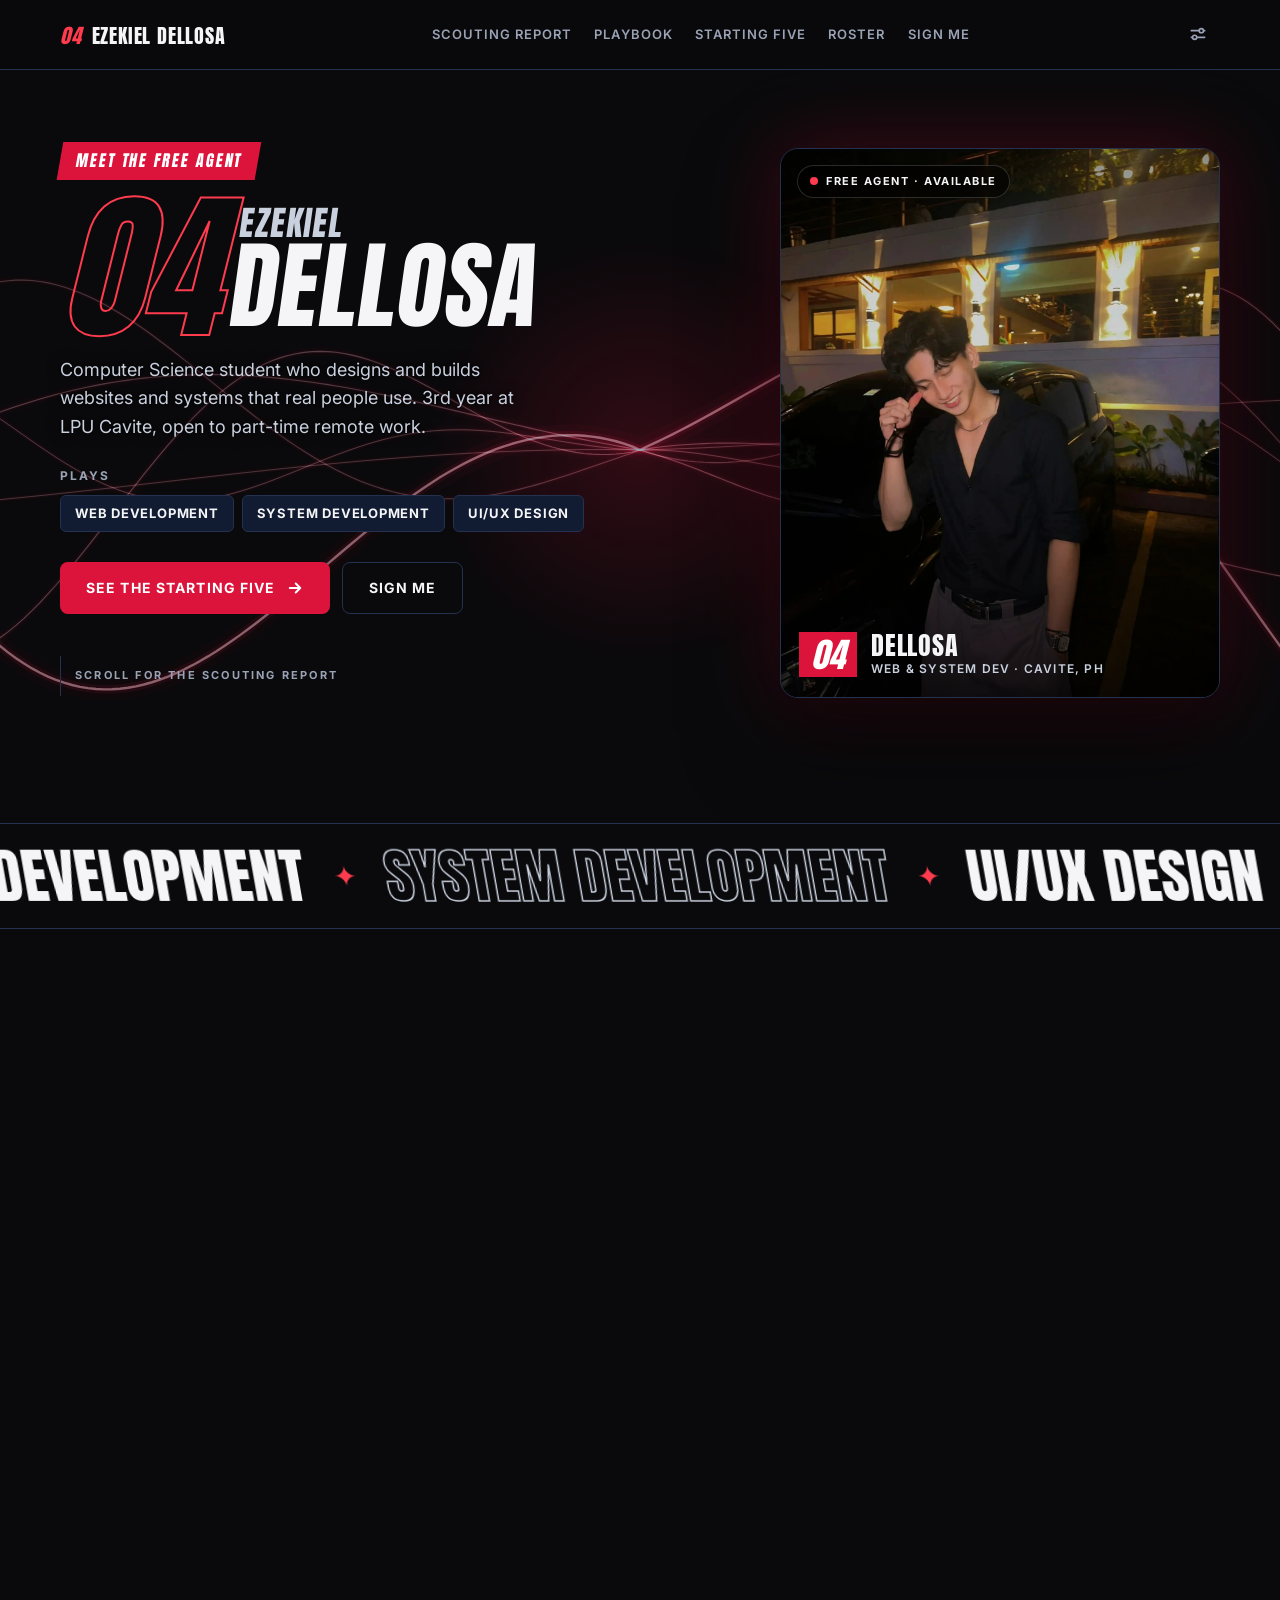
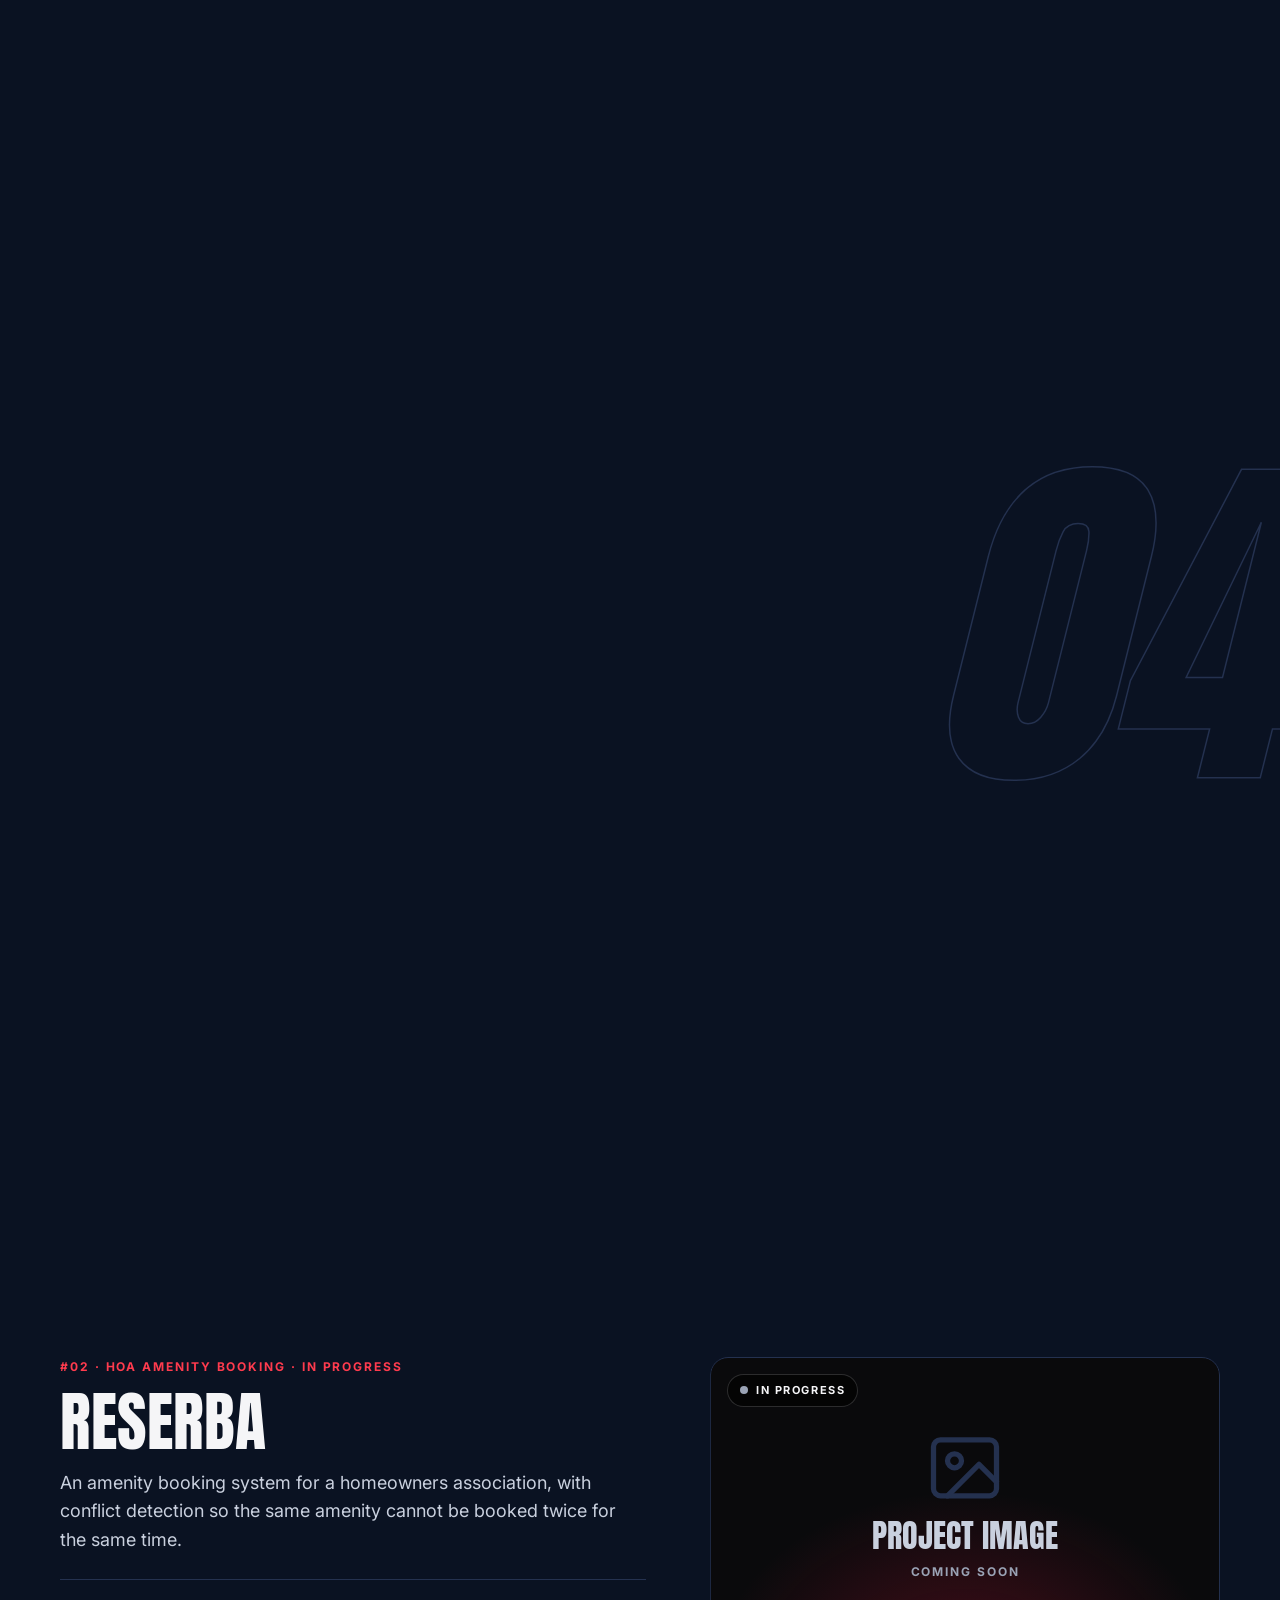
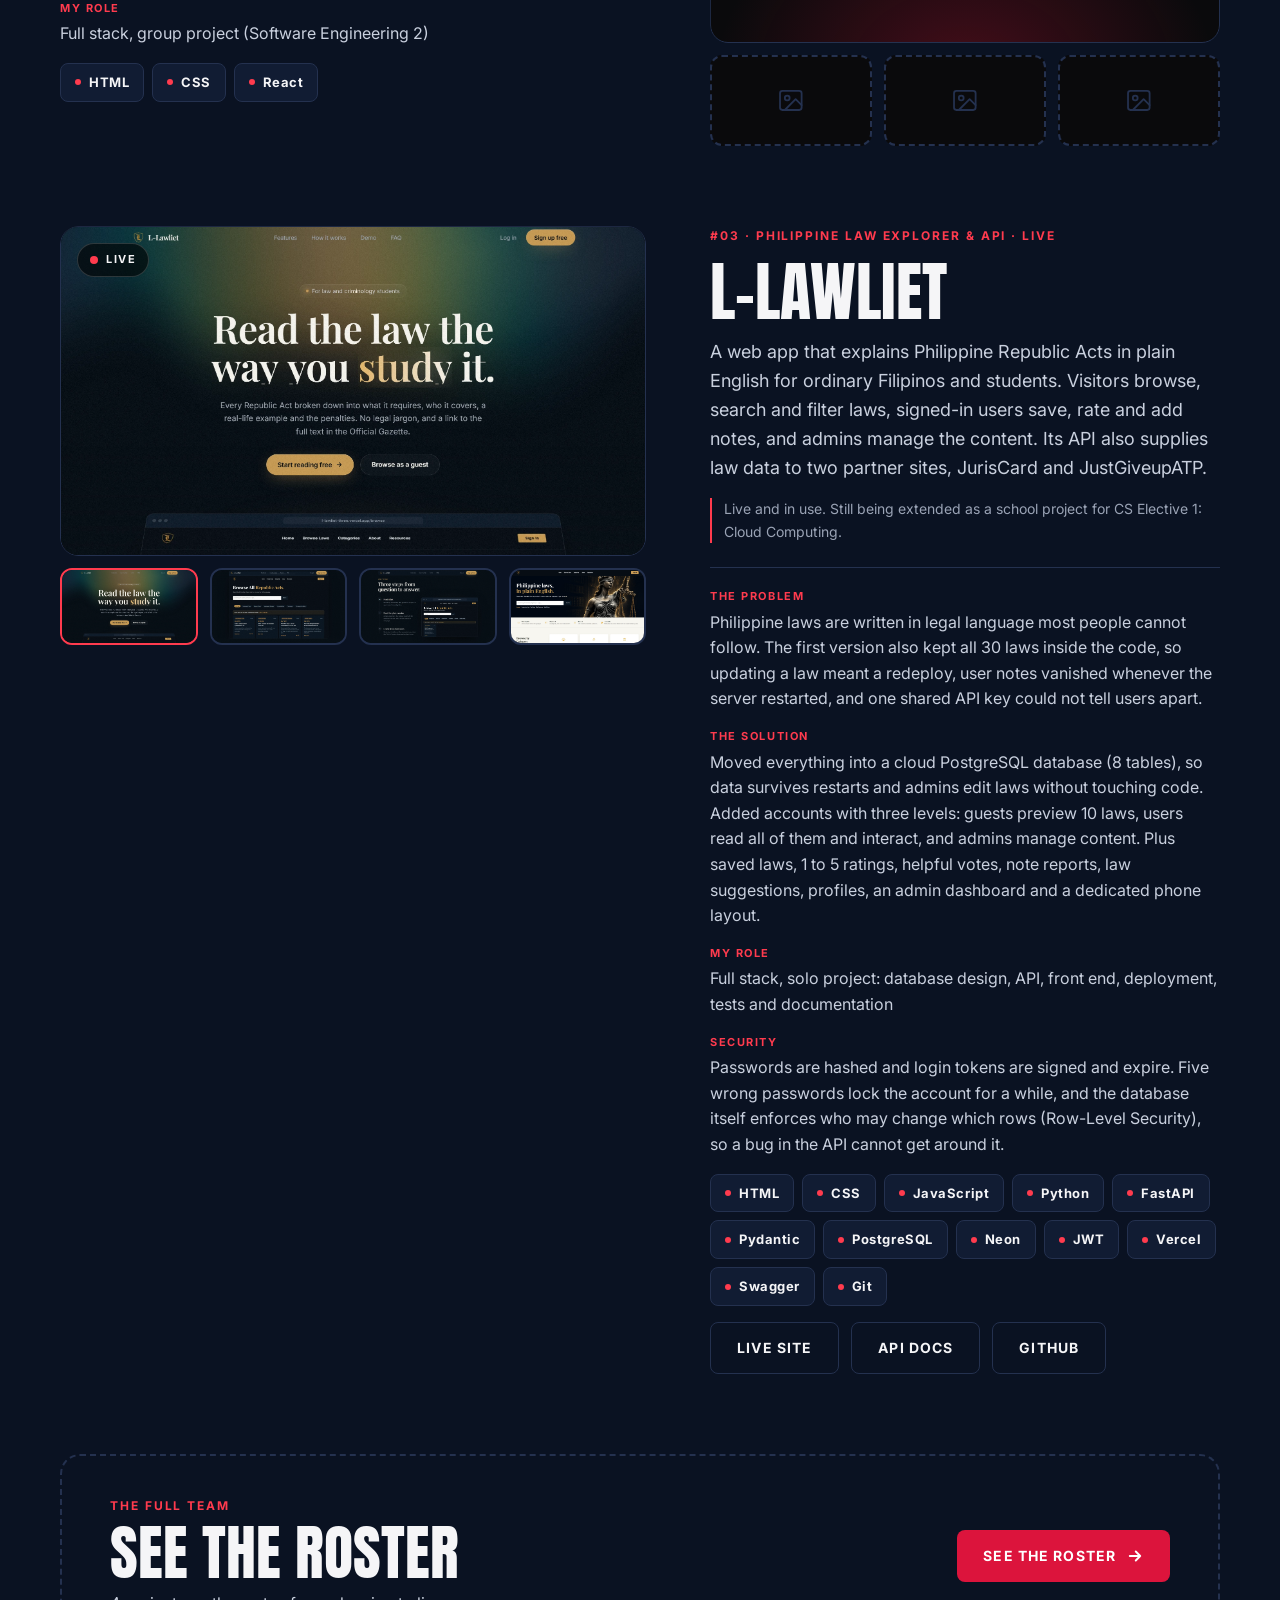
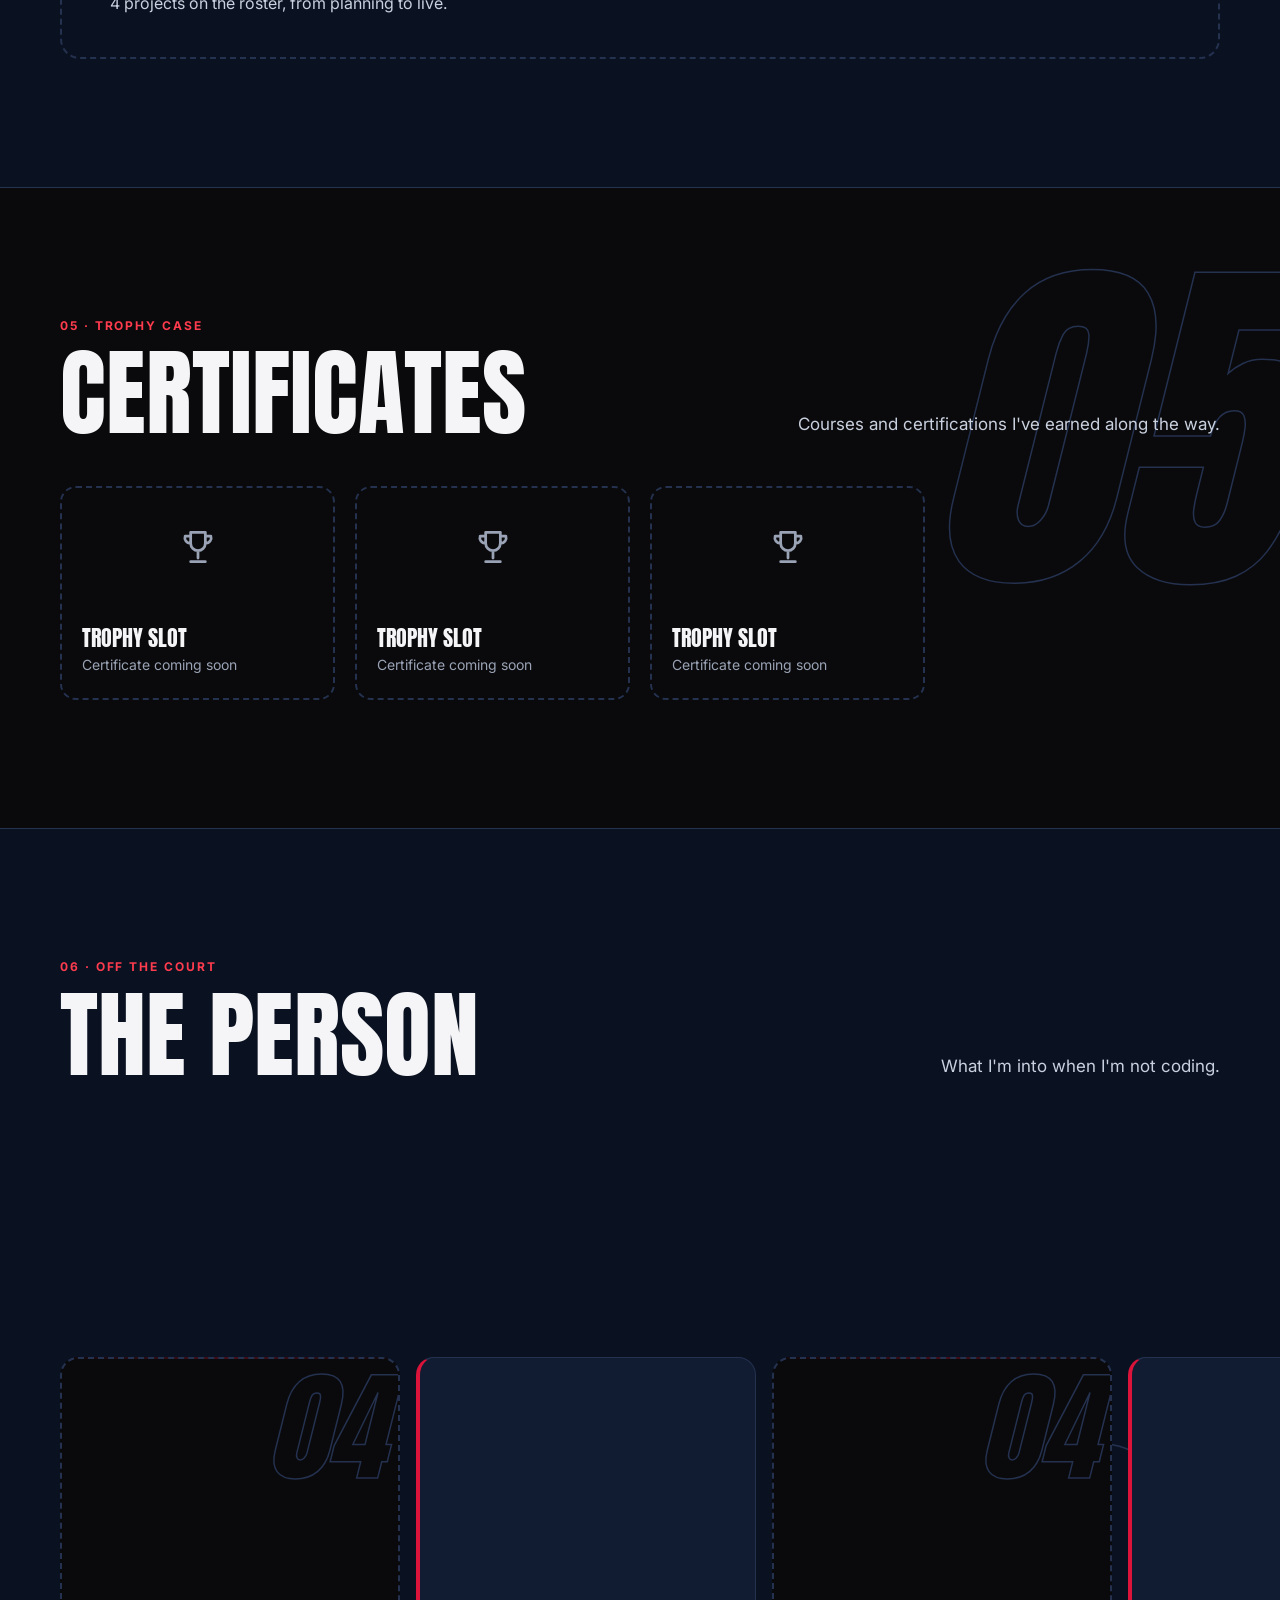
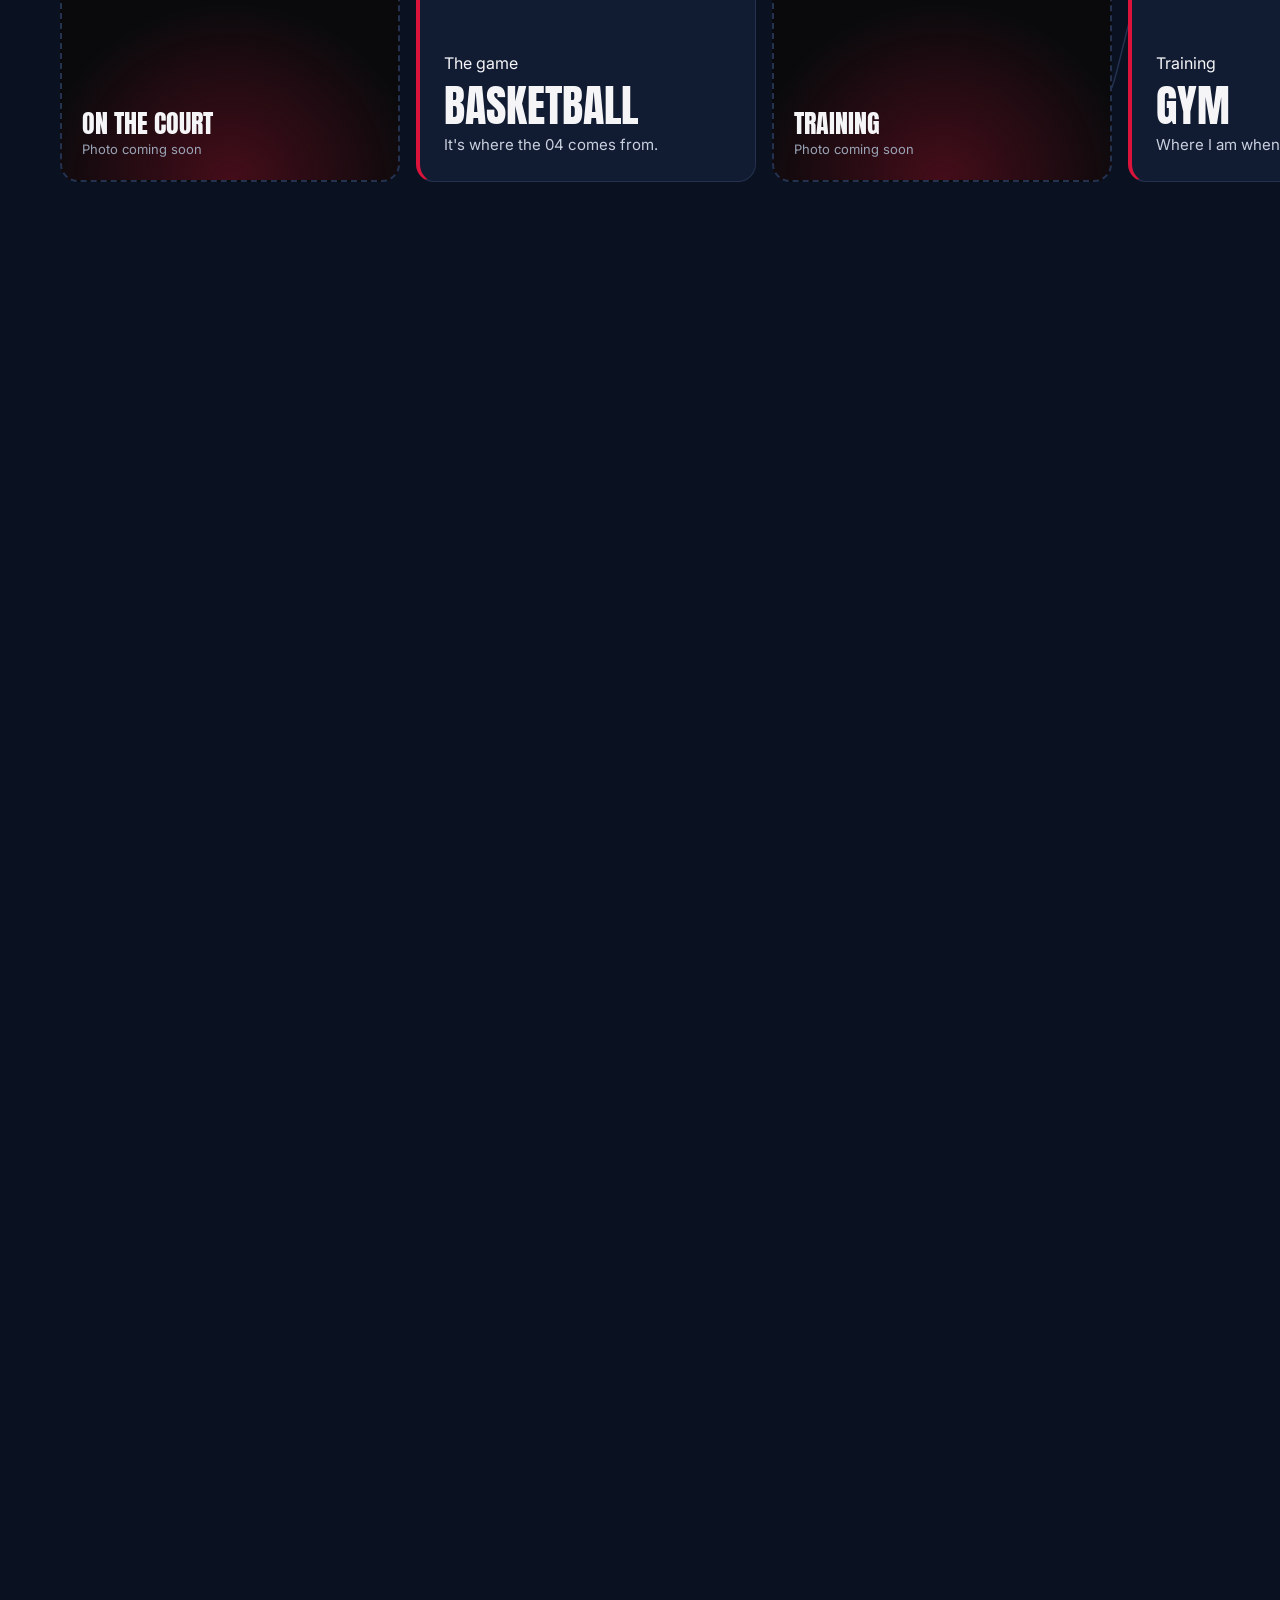
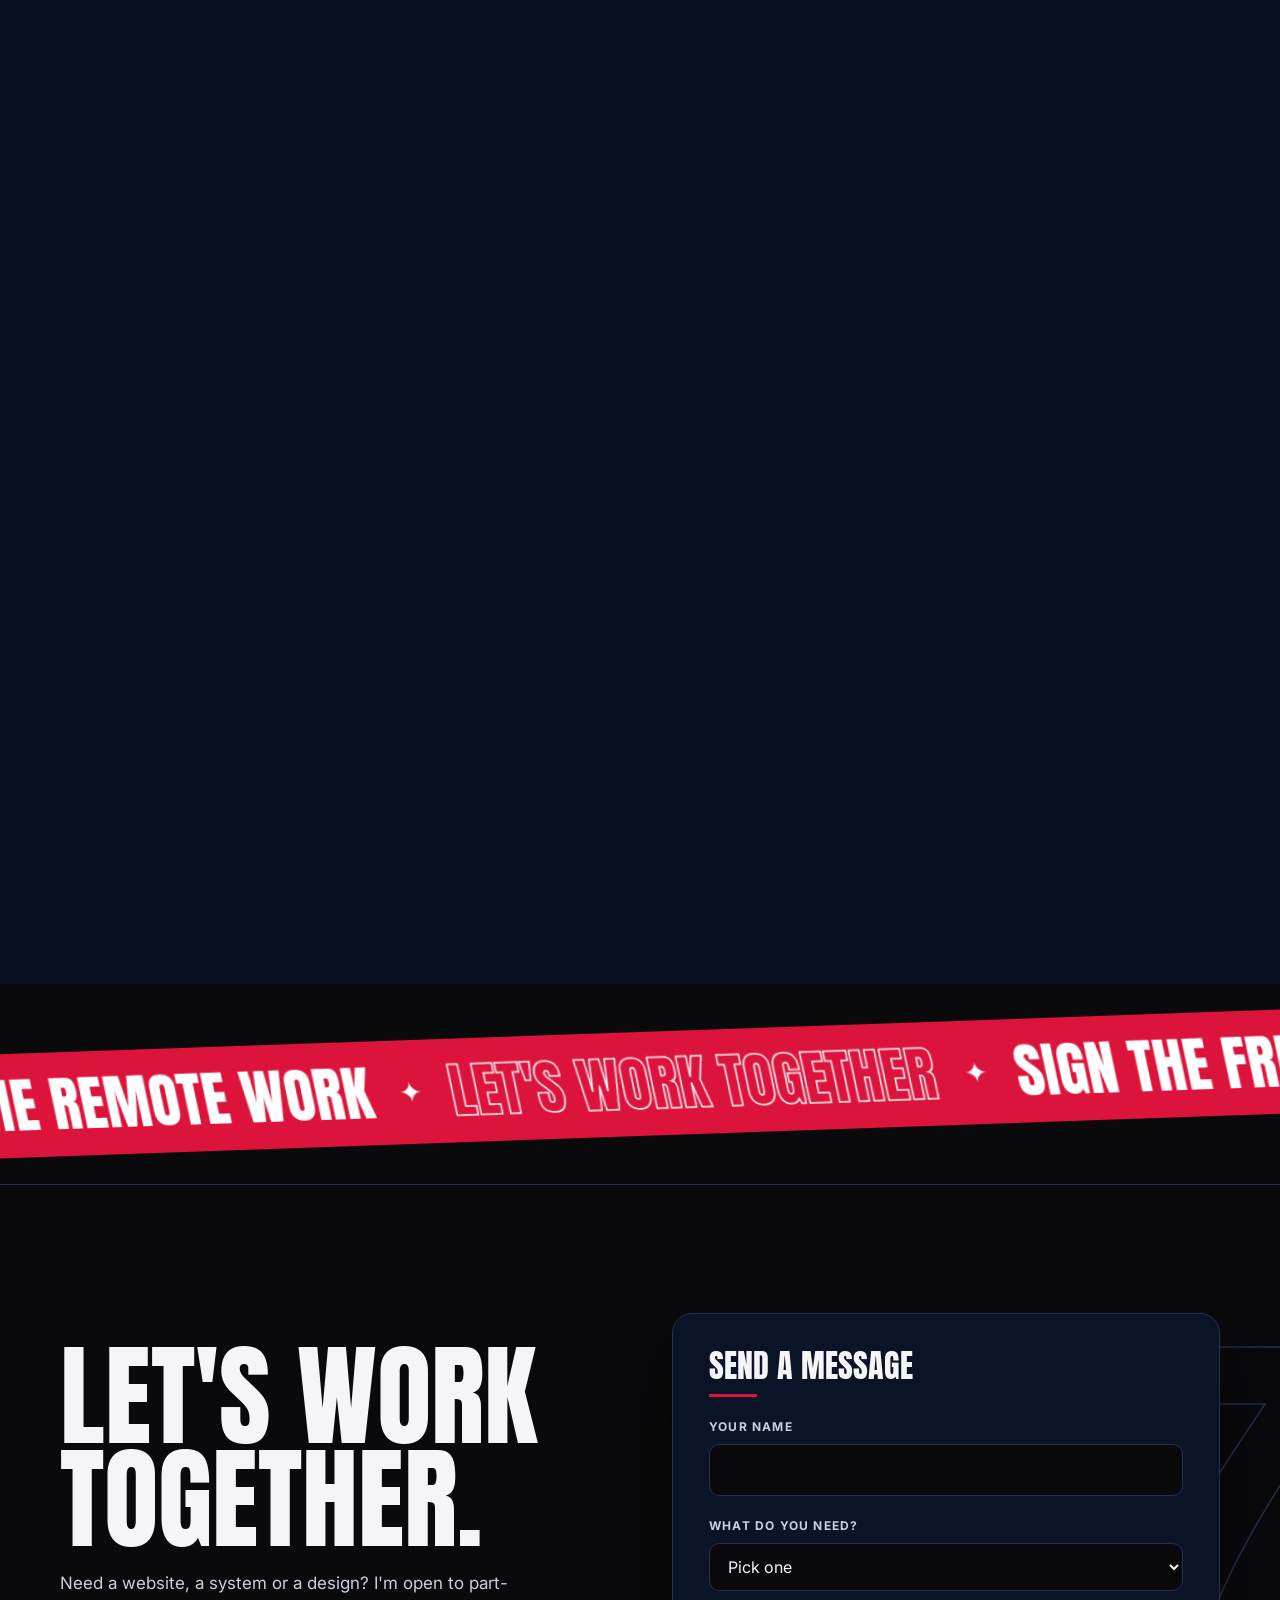
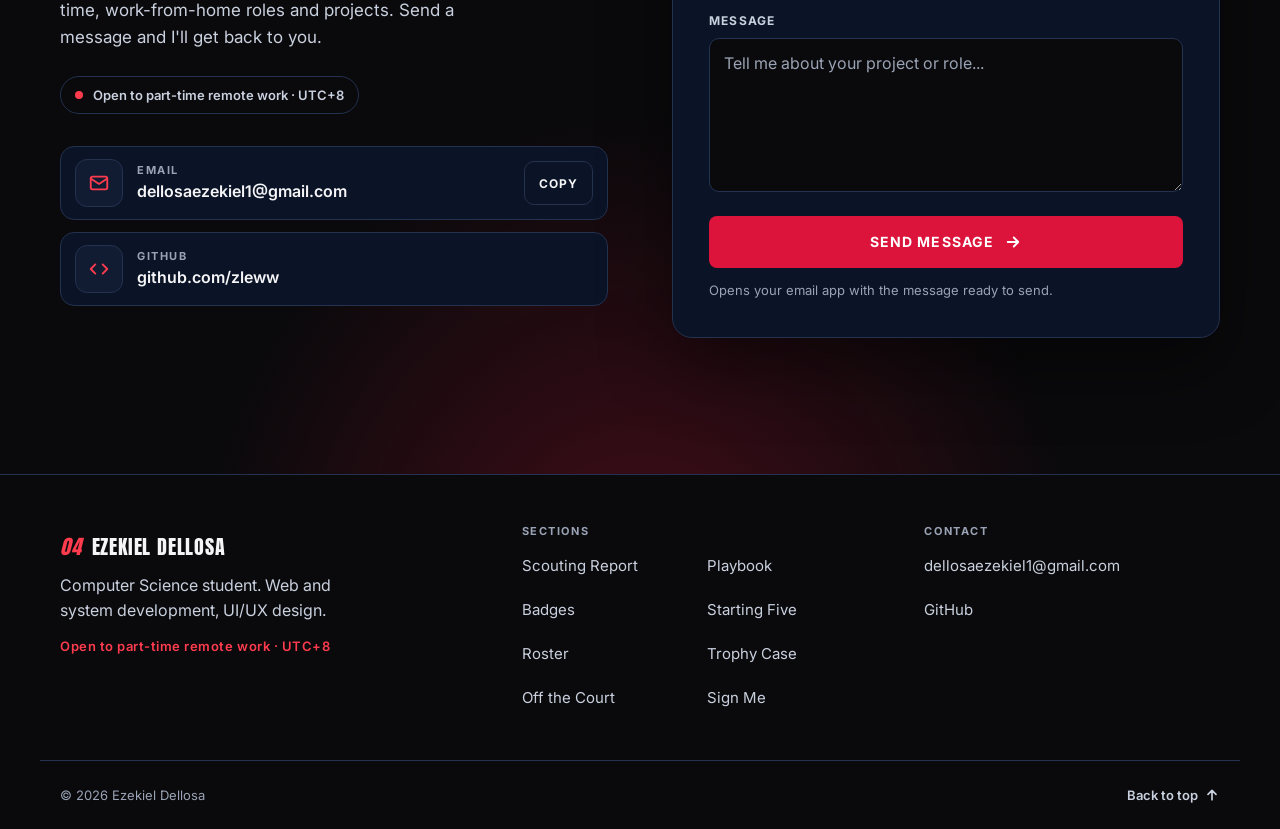
<file: index.html>
<!DOCTYPE html>
<html lang="en" data-colorway="crimson" data-motion="on">
<head>
  <meta charset="UTF-8">
  <meta name="viewport" content="width=device-width, initial-scale=1">
  <title>Ezekiel Dellosa | Web &amp; System Developer</title>
  <meta name="description" content="Ezekiel Dellosa, #04. Computer Science student doing web development, system development and UI/UX design. Open to part-time remote work.">
  <meta name="theme-color" content="#0A0A0C">
  <meta property="og:title" content="Ezekiel Dellosa | Web &amp; System Developer">
  <meta property="og:description" content="Computer Science student. Web and system development, UI/UX design. Open to part-time remote work.">
  <meta property="og:type" content="website">
  <meta property="og:site_name" content="Ezekiel Dellosa">
  <meta name="twitter:card" content="summary">
  <meta name="twitter:title" content="Ezekiel Dellosa | Web &amp; System Developer">
  <meta name="twitter:description" content="Computer Science student. Web and system development, UI/UX design. Open to part-time remote work.">
  <!-- TODO: after the site is live, add og:url and og:image (+ twitter:image) with the full https:// address.
       share images can't use relative paths. when the image is added, change twitter:card to summary_large_image -->
  <link rel="icon" href="assets/favicon.svg" type="image/svg+xml">
  <link rel="preconnect" href="https://fonts.googleapis.com">
  <link rel="preconnect" href="https://fonts.gstatic.com" crossorigin>
  <link href="https://fonts.googleapis.com/css2?family=Anton&family=Inter:wght@400;500;600;700&display=swap" rel="stylesheet">
  <link rel="stylesheet" href="css/style.css">
  <script>
    (function () {
      var root = document.documentElement;
      root.classList.add('js');
      try {
        var saved = localStorage.getItem('colorway');
        if (saved === 'crimson' || saved === 'navy' || saved === 'blackout') {
          root.setAttribute('data-colorway', saved);
        }
        if (localStorage.getItem('motion') === 'off') {
          root.setAttribute('data-motion', 'off');
        }
      } catch (e) {}
    })();
  </script>
</head>
<body id="top">
  <a class="skip-link" href="#main">Skip to content</a>

  <div class="progress" aria-hidden="true"><span></span></div>

  <div class="intro" id="intro" aria-hidden="true">
    <div class="intro__inner">
      <div class="intro__num">04</div>
      <div class="intro__name">Ezekiel Dellosa</div>
      <div class="intro__bar"><span></span></div>
    </div>
  </div>

  <canvas class="threads" id="threads" aria-hidden="true"></canvas>

  <header class="site-header">
    <div class="wrap site-header__row">
      <a class="wordmark" href="#top"><span class="wordmark__num">04</span> Ezekiel Dellosa</a>

      <nav class="nav" id="nav" aria-label="Main">
        <a href="#about">Scouting Report</a>
        <a href="#services">Playbook</a>
        <a href="#projects">Starting Five</a>
        <a href="roster.html">Roster</a>
        <a href="#contact">Sign Me</a>
      </nav>

      <div class="settings" id="settings">
        <button class="settings__btn" type="button" id="settings-toggle" aria-expanded="false" aria-controls="settings-panel" aria-label="Display settings">
          <svg width="20" height="20" viewBox="0 0 24 24" fill="none" stroke="currentColor" stroke-width="2" stroke-linecap="round" aria-hidden="true"><path d="M4 8h9M19 8h1M4 16h1M11 16h9"/><circle cx="16" cy="8" r="2.5"/><circle cx="8" cy="16" r="2.5"/></svg>
        </button>

        <div class="settings__panel" id="settings-panel" hidden>
          <p class="settings__label" id="colorway-label">Colorway</p>
          <div class="swatches" role="group" aria-labelledby="colorway-label">
            <button class="swatch swatch--crimson" type="button" data-colorway-btn="crimson" aria-pressed="true" aria-label="Crimson and black colorway"></button>
            <button class="swatch swatch--navy" type="button" data-colorway-btn="navy" aria-pressed="false" aria-label="Navy and crimson colorway"></button>
            <button class="swatch swatch--blackout" type="button" data-colorway-btn="blackout" aria-pressed="false" aria-label="Blackout colorway"></button>
          </div>

          <div class="settings__row">
            <span class="settings__label" id="motion-label">Motion</span>
            <button class="switch" type="button" id="motion-toggle" role="switch" aria-checked="true" aria-labelledby="motion-label"></button>
          </div>
        </div>
      </div>

      <!-- menu button, only shows on phones -->
      <button class="settings__btn nav-toggle" type="button" id="nav-toggle" aria-expanded="false" aria-controls="nav" aria-label="Menu">
        <svg width="20" height="20" viewBox="0 0 24 24" fill="none" stroke="currentColor" stroke-width="2" stroke-linecap="round" aria-hidden="true"><path d="M4 7h16M4 12h16M4 17h16"/></svg>
      </button>
    </div>
  </header>

  <main id="main">
    <section class="hero">
      <div class="wrap hero__grid">
        <div class="hero__copy">
          <p class="tag" data-reveal>Meet the free agent</p>

          <h1 class="lockup" data-reveal style="--d: 80ms">
            <span class="lockup__num" aria-hidden="true">04</span>
            <span class="lockup__name">
              <span class="lockup__first">Ezekiel</span>
              <span class="lockup__last">Dellosa</span>
            </span>
          </h1>

          <p class="hero__pitch" data-reveal style="--d: 160ms">
            Computer Science student who designs and builds websites and systems that real
            people use. 3rd year at LPU Cavite, open to part-time remote work.
          </p>

          <div class="badges" data-reveal style="--d: 240ms">
            <p class="eyebrow">Plays</p>
            <ul>
              <li>Web Development</li>
              <li>System Development</li>
              <li>UI/UX Design</li>
            </ul>
          </div>

          <div class="cta-row" data-reveal style="--d: 320ms">
            <a class="btn btn--primary" href="#projects">
              <span class="btn__label">See the Starting Five</span>
              <svg class="btn__arrow" width="18" height="18" viewBox="0 0 24 24" fill="none" stroke="currentColor" stroke-width="2.5" stroke-linecap="round" stroke-linejoin="round" aria-hidden="true"><path d="M5 12h14M13 6l6 6-6 6"/></svg>
            </a>
            <a class="btn btn--ghost" href="#contact">
              <span class="btn__label">Sign me</span>
            </a>
          </div>

          <a class="scroll-cue" href="#about" data-reveal style="--d: 420ms">
            <span aria-hidden="true"></span>Scroll for the scouting report
          </a>
        </div>

        <div class="stage has-photo" id="stage" data-reveal="right" style="--d: 200ms">
          <img class="stage__photo" src="assets/ezekiel.webp" alt="Ezekiel Dellosa smiling in a black shirt, outside at night" width="1440" height="1920">

          <!-- TODO: hero video. put the clip in assets/player.mp4, then add this inside the video tag:
               <source src="assets/player.mp4" type="video/mp4"> -->
          <video class="stage__video" id="player-video" muted loop playsinline preload="none" aria-hidden="true"></video>

          <div class="stage__shade" aria-hidden="true"></div>
          <span class="stage__chip"><span class="dot" aria-hidden="true"></span>Free agent · Available</span>
          <div class="stage__plate" aria-hidden="true">
            <span class="stage__plate-num">04</span>
            <span class="stage__plate-text">
              <strong>Dellosa</strong>
              <small>Web &amp; System Dev · Cavite, PH</small>
            </span>
          </div>
        </div>
      </div>
    </section>

    <div class="marquee" aria-hidden="true">
      <div class="marquee__track">
        <div class="marquee__group">
          <span class="marquee__item">Web Development</span><span class="marquee__star">✦</span>
          <span class="marquee__item marquee__item--outline">System Development</span><span class="marquee__star">✦</span>
          <span class="marquee__item">UI/UX Design</span><span class="marquee__star">✦</span>
          <span class="marquee__item marquee__item--outline">Shopify</span><span class="marquee__star">✦</span>
          <span class="marquee__item">Free Agent #04</span><span class="marquee__star">✦</span>
        </div>
      </div>
    </div>

    <section class="section" id="about">
      <span class="section__ghost" aria-hidden="true" data-parallax="0.18">01</span>
      <div class="wrap">
        <p class="eyebrow eyebrow--hi" data-reveal>01 · Scouting Report</p>
        <h2 class="section__title split" data-reveal>The player</h2>

        <p class="statement lit" data-hl="computer science websites systems database">
          I'm a 3rd-year Computer Science student who designs and builds websites and
          systems, from the first Figma frame to the database behind it.
        </p>

        <div class="facts">
          <div class="fact" data-reveal>
            <span class="fact__num">01</span>
            <span class="fact__title">Studying</span>
            <span class="fact__text">BS Computer Science, 3rd year at Lyceum of the Philippines University Cavite.</span>
          </div>
          <div class="fact" data-reveal style="--d: 100ms">
            <span class="fact__num">02</span>
            <span class="fact__title">What I do</span>
            <span class="fact__text">Web and system development, plus UI/UX design in Figma.</span>
          </div>
          <div class="fact" data-reveal style="--d: 200ms">
            <span class="fact__num">03</span>
            <span class="fact__title">Home court</span>
            <span class="fact__text">Cavite, Philippines · UTC+8. Ready to work remotely.</span>
          </div>
        </div>
      </div>
    </section>

    <section class="section section--panel" id="services">
      <span class="section__ghost" aria-hidden="true" data-parallax="0.18">02</span>
      <div class="wrap">
        <div class="section__head">
          <div>
            <p class="eyebrow eyebrow--hi" data-reveal>02 · The Playbook</p>
            <h2 class="section__title split" data-reveal>What I can handle</h2>
          </div>
          <p class="section__note" data-reveal style="--d: 120ms">The kinds of work you can bring me, and the tools I use for each.</p>
        </div>

        <!-- TODO: check these match what I actually offer -->
        <div class="services">
          <article class="service" style="--i: 0">
            <div class="service__head">
              <span class="service__num" aria-hidden="true">01</span>
              <h3 class="service__title">Web Development</h3>
            </div>
            <div class="service__body">
              <p class="service__text">Responsive websites and web apps that work on any screen, built with HTML, CSS, JavaScript and React, and put online with Vercel.</p>
              <ul class="service__list">
                <li>Landing pages and portfolios</li>
                <li>Multi-page business sites</li>
                <li>Web app front ends</li>
              </ul>
              <ul class="chips">
                <li>HTML</li><li>CSS</li><li>JavaScript</li><li>React</li><li>Vercel</li>
              </ul>
            </div>
          </article>

          <article class="service" style="--i: 1">
            <div class="service__head">
              <span class="service__num" aria-hidden="true">02</span>
              <h3 class="service__title">System Development</h3>
            </div>
            <div class="service__body">
              <p class="service__text">Systems that keep records and data organized, so an owner can stop relying on paper. Backed by a real database.</p>
              <ul class="service__list">
                <li>Records and membership systems</li>
                <li>Admin views and dashboards</li>
                <li>Database design</li>
              </ul>
              <ul class="chips">
                <li>MySQL</li><li>Neon</li><li>Supabase</li><li>JavaScript</li>
              </ul>
            </div>
          </article>

          <article class="service" style="--i: 2">
            <div class="service__head">
              <span class="service__num" aria-hidden="true">03</span>
              <h3 class="service__title">UI/UX Design</h3>
            </div>
            <div class="service__body">
              <p class="service__text">Screens planned in Figma before any code: clear layouts, simple flows and a look that stays consistent from page to page.</p>
              <ul class="service__list">
                <li>Wireframes and prototypes</li>
                <li>Page and app layouts</li>
                <li>Redesigns of existing pages</li>
              </ul>
              <ul class="chips">
                <li>Figma</li><li>UI/UX</li>
              </ul>
            </div>
          </article>

          <article class="service" style="--i: 3">
            <div class="service__head">
              <span class="service__num" aria-hidden="true">04</span>
              <h3 class="service__title">Shopify Stores</h3>
            </div>
            <div class="service__body">
              <p class="service__text">Shopify store setup and customization so a small business can start selling online.</p>
              <ul class="service__list">
                <li>Store setup</li>
                <li>Theme customization</li>
                <li>Product and page setup</li>
              </ul>
              <ul class="chips">
                <li>Shopify</li>
              </ul>
            </div>
          </article>
        </div>
      </div>
    </section>

    <section class="section" id="skills">
      <span class="section__ghost" aria-hidden="true" data-parallax="0.18">03</span>
      <div class="wrap">
        <div class="section__head">
          <div>
            <p class="eyebrow eyebrow--hi" data-reveal>03 · Badges</p>
            <h2 class="section__title split" data-reveal>Skills &amp; tech stack</h2>
          </div>
          <p class="section__count" data-reveal style="--d: 120ms">4 categories · 19 tools</p>
        </div>

        <div class="stack">
          <div class="stack__card" data-reveal>
            <div class="stack__head">
              <span class="stack__num">01</span>
              <h3 class="stack__title">Frontend</h3>
              <span class="stack__sub">Interfaces &amp; interaction</span>
            </div>
            <ul class="chips">
              <li>HTML</li><li>CSS</li><li>JavaScript</li><li>TypeScript</li><li>React</li><li>Tailwind CSS</li>
            </ul>
          </div>

          <div class="stack__card" data-reveal style="--d: 100ms">
            <div class="stack__head">
              <span class="stack__num">02</span>
              <h3 class="stack__title">Backend &amp; Data</h3>
              <span class="stack__sub">Systems &amp; storage</span>
            </div>
            <ul class="chips">
              <li>MySQL</li><li>Neon</li><li>Supabase</li><li>Python</li>
            </ul>
          </div>

          <div class="stack__card" data-reveal style="--d: 200ms">
            <div class="stack__head">
              <span class="stack__num">03</span>
              <h3 class="stack__title">Design</h3>
              <span class="stack__sub">UI/UX</span>
            </div>
            <ul class="chips">
              <li>Figma</li><li>UI/UX Design</li>
            </ul>
          </div>

          <div class="stack__card" data-reveal style="--d: 300ms">
            <div class="stack__head">
              <span class="stack__num">04</span>
              <h3 class="stack__title">Tools &amp; Deploy</h3>
              <span class="stack__sub">Workflow</span>
            </div>
            <ul class="chips">
              <li>VS Code</li><li>Git</li><li>GitHub</li><li>GitHub Actions</li><li>Vite</li><li>Vercel</li><li>Shopify</li>
            </ul>
          </div>
        </div>
      </div>
    </section>

    <section class="section section--panel" id="projects">
      <span class="section__ghost" aria-hidden="true" data-parallax="0.18">04</span>
      <div class="wrap">
        <div class="section__head">
          <div>
            <p class="eyebrow eyebrow--hi" data-reveal>04 · Starting Five</p>
            <h2 class="section__title split" data-reveal>Featured projects</h2>
          </div>
          <p class="section__note" data-reveal style="--d: 120ms">Each one explained: the problem, the plan and what I used.</p>
        </div>

        <!-- filled in from js/projects.js -->
        <div class="cases" id="cards"></div>
        <noscript><p class="section__note">Turn on JavaScript to see the projects.</p></noscript>

        <div class="roster-cta" data-reveal>
          <div>
            <p class="eyebrow eyebrow--hi">The full team</p>
            <p class="roster-cta__title">See the roster</p>
            <p class="roster-cta__text" id="roster-total">Every project, not just the starters.</p>
          </div>
          <a class="btn btn--primary" href="roster.html">
            <span class="btn__label">See the roster</span>
            <svg class="btn__arrow" width="18" height="18" viewBox="0 0 24 24" fill="none" stroke="currentColor" stroke-width="2.5" stroke-linecap="round" stroke-linejoin="round" aria-hidden="true"><path d="M5 12h14M13 6l6 6-6 6"/></svg>
          </a>
        </div>
      </div>
    </section>

    <section class="section" id="certificates">
      <span class="section__ghost" aria-hidden="true" data-parallax="0.18">05</span>
      <div class="wrap">
        <div class="section__head">
          <div>
            <p class="eyebrow eyebrow--hi" data-reveal>05 · Trophy Case</p>
            <h2 class="section__title split" data-reveal>Certificates</h2>
          </div>
          <p class="section__note" data-reveal style="--d: 120ms">Courses and certifications I've earned along the way.</p>
        </div>

        <!-- filled in from js/certificates.js -->
        <div class="certs" id="certs"></div>
      </div>
    </section>

    <section class="section section--panel" id="off-court">
      <span class="section__ghost" aria-hidden="true" data-parallax="0.18">06</span>
      <div class="wrap">
        <div class="section__head">
          <div>
            <p class="eyebrow eyebrow--hi" data-reveal>06 · Off the Court</p>
            <h2 class="section__title split" data-reveal>The person</h2>
          </div>
          <p class="section__note" data-reveal style="--d: 120ms">What I'm into when I'm not coding.</p>
        </div>
      </div>

      <!-- on desktop this row slides sideways as you scroll down. on phones you swipe it -->
      <!-- TODO: rewrite the tile lines in my own words, and add my photos.
           for a photo, replace the whole figure with:
           <figure class="photo"><img src="assets/photos/court.webp" alt="..." loading="lazy"></figure> -->
      <div class="hscroll" id="hscroll">
        <div class="hscroll__sticky">
          <div class="hscroll__track" id="hscroll-track">
            <figure class="photo photo--empty" data-reveal>
              <span class="photo__num" aria-hidden="true">04</span>
              <figcaption><span class="photo__label">On the court</span><span class="photo__note">Photo coming soon</span></figcaption>
            </figure>

            <div class="tile" data-reveal>
              <span class="stat__label">The game</span>
              <span class="tile__name">Basketball</span>
              <span class="tile__text">It's where the 04 comes from.</span>
            </div>

            <figure class="photo photo--empty" data-reveal>
              <span class="photo__num" aria-hidden="true">04</span>
              <figcaption><span class="photo__label">Training</span><span class="photo__note">Photo coming soon</span></figcaption>
            </figure>

            <div class="tile" data-reveal>
              <span class="stat__label">Training</span>
              <span class="tile__name">Gym</span>
              <span class="tile__text">Where I am when I'm not on the court.</span>
            </div>

            <div class="tile" data-reveal>
              <span class="stat__label">Collection</span>
              <span class="tile__name">Sneakers</span>
              <span class="tile__text">I collect them, and the colorway matters.</span>
            </div>

            <figure class="photo photo--empty" data-reveal>
              <span class="photo__num" aria-hidden="true">04</span>
              <figcaption><span class="photo__label">The collection</span><span class="photo__note">Photo coming soon</span></figcaption>
            </figure>

            <div class="tile" data-reveal>
              <span class="stat__label">Soundtrack</span>
              <span class="tile__name">Music</span>
              <span class="tile__text">There's always something playing.</span>
            </div>

            <div class="tile" data-reveal>
              <span class="stat__label">Style</span>
              <span class="tile__name">Decorating</span>
              <span class="tile__text">I like things in my own colors. This site has three.</span>
            </div>

            <figure class="photo photo--empty" data-reveal>
              <span class="photo__num" aria-hidden="true">04</span>
              <figcaption><span class="photo__label">My setup</span><span class="photo__note">Photo coming soon</span></figcaption>
            </figure>
          </div>
        </div>
      </div>
    </section>

    <div class="marquee-wrap" aria-hidden="true">
      <div class="marquee marquee--accent" data-dir="-1">
        <div class="marquee__track">
          <div class="marquee__group">
            <span class="marquee__item">Open to part-time remote work</span><span class="marquee__star">✦</span>
            <span class="marquee__item marquee__item--outline">Let's work together</span><span class="marquee__star">✦</span>
            <span class="marquee__item">Sign the free agent</span><span class="marquee__star">✦</span>
          </div>
        </div>
      </div>
    </div>

    <section class="section contact" id="contact">
      <span class="section__ghost" aria-hidden="true" data-parallax="0.18">07</span>
      <div class="wrap contact__grid">
        <div class="contact__info">
          <p class="eyebrow eyebrow--hi" data-reveal>07 · Sign Me</p>
          <h2 class="contact__title split" data-reveal>Let's work together.</h2>
          <p class="contact__text" data-reveal style="--d: 120ms">
            Need a website, a system or a design? I'm open to part-time, work-from-home roles
            and projects. Send a message and I'll get back to you.
          </p>

          <p class="availability" data-reveal style="--d: 180ms">
            <span class="dot" aria-hidden="true"></span>Open to part-time remote work · UTC+8
          </p>

          <ul class="links-list">
            <li class="link-card" data-reveal style="--d: 220ms">
              <span class="link-card__icon" aria-hidden="true">
                <svg width="22" height="22" viewBox="0 0 24 24" fill="none" stroke="currentColor" stroke-width="2" stroke-linecap="round" stroke-linejoin="round"><rect x="3" y="5" width="18" height="14" rx="2"/><path d="m3 7 9 6 9-6"/></svg>
              </span>
              <a class="link-card__main" href="mailto:dellosaezekiel1@gmail.com">
                <span class="link-card__label">Email</span>
                <span class="link-card__value">dellosaezekiel1@<wbr>gmail.com</span>
              </a>
              <button class="copy-btn" type="button" id="copy-email" data-copy="dellosaezekiel1@gmail.com">Copy</button>
            </li>

            <li class="link-card" data-reveal style="--d: 280ms">
              <span class="link-card__icon" aria-hidden="true">
                <svg width="22" height="22" viewBox="0 0 24 24" fill="none" stroke="currentColor" stroke-width="2" stroke-linecap="round" stroke-linejoin="round"><path d="m8 7-5 5 5 5M16 7l5 5-5 5"/></svg>
              </span>
              <a class="link-card__main" href="https://github.com/zleww" target="_blank" rel="noopener">
                <span class="link-card__label">GitHub</span>
                <span class="link-card__value">github.com/zleww</span>
              </a>
            </li>

            <!-- TODO: add my LinkedIn URL here
            <li class="link-card" data-reveal style="--d: 340ms">
              <span class="link-card__icon link-card__icon--text" aria-hidden="true">in</span>
              <a class="link-card__main" href="" target="_blank" rel="noopener">
                <span class="link-card__label">LinkedIn</span>
                <span class="link-card__value">linkedin.com/in/...</span>
              </a>
            </li>
            -->
          </ul>
          <p class="sr-only" id="copy-status" aria-live="polite"></p>
        </div>

        <!-- no backend: sending opens the visitor's email app with the message filled in -->
        <form class="form" id="contact-form" data-reveal="right" style="--d: 150ms">
          <p class="form__title">Send a message</p>

          <div class="field">
            <label for="f-name">Your name</label>
            <input id="f-name" name="name" type="text" autocomplete="name" required>
          </div>

          <div class="field">
            <label for="f-need">What do you need?</label>
            <select id="f-need" name="need" required>
              <option value="">Pick one</option>
              <option>A website</option>
              <option>A system</option>
              <option>UI/UX design</option>
              <option>A Shopify store</option>
              <option>A part-time developer</option>
              <option>Something else</option>
            </select>
          </div>

          <div class="field">
            <label for="f-msg">Message</label>
            <textarea id="f-msg" name="message" rows="5" placeholder="Tell me about your project or role..." required></textarea>
          </div>

          <button class="btn btn--primary" type="submit">
            <span class="btn__label">Send message</span>
            <svg class="btn__arrow" width="18" height="18" viewBox="0 0 24 24" fill="none" stroke="currentColor" stroke-width="2.5" stroke-linecap="round" stroke-linejoin="round" aria-hidden="true"><path d="M5 12h14M13 6l6 6-6 6"/></svg>
          </button>
          <p class="form__note" id="form-status" aria-live="polite">Opens your email app with the message ready to send.</p>
        </form>
      </div>
    </section>
  </main>

  <footer class="site-footer">
    <div class="wrap site-footer__grid">
      <div class="site-footer__brand">
        <a class="wordmark" href="#top"><span class="wordmark__num">04</span> Ezekiel Dellosa</a>
        <p class="site-footer__tag">Computer Science student. Web and system development, UI/UX design.</p>
        <p class="site-footer__status">Open to part-time remote work · UTC+8</p>
      </div>

      <nav class="site-footer__col" aria-label="Footer">
        <p class="site-footer__head">Sections</p>
        <ul class="site-footer__links">
          <li><a href="#about">Scouting Report</a></li>
          <li><a href="#services">Playbook</a></li>
          <li><a href="#skills">Badges</a></li>
          <li><a href="#projects">Starting Five</a></li>
          <li><a href="roster.html">Roster</a></li>
          <li><a href="#certificates">Trophy Case</a></li>
          <li><a href="#off-court">Off the Court</a></li>
          <li><a href="#contact">Sign Me</a></li>
        </ul>
      </nav>

      <div class="site-footer__col">
        <p class="site-footer__head">Contact</p>
        <ul>
          <li><a href="mailto:dellosaezekiel1@gmail.com">dellosaezekiel1@gmail.com</a></li>
          <li><a href="https://github.com/zleww" target="_blank" rel="noopener">GitHub</a></li>
          <!-- TODO: add my LinkedIn URL here
          <li><a href="" target="_blank" rel="noopener">LinkedIn</a></li>
          -->
        </ul>
      </div>
    </div>

    <div class="wrap site-footer__row">
      <span>&copy; <span id="year">2026</span> Ezekiel Dellosa</span>
      <a class="site-footer__top" href="#top">
        Back to top
        <svg width="16" height="16" viewBox="0 0 24 24" fill="none" stroke="currentColor" stroke-width="2.5" stroke-linecap="round" stroke-linejoin="round" aria-hidden="true"><path d="M12 19V5M6 11l6-6 6 6"/></svg>
      </a>
    </div>
  </footer>

  <script src="js/threads.js" defer></script>
  <script src="js/projects.js" defer></script>
  <script src="js/certificates.js" defer></script>
  <script src="js/main.js" defer></script>
</body>
</html>
</file>
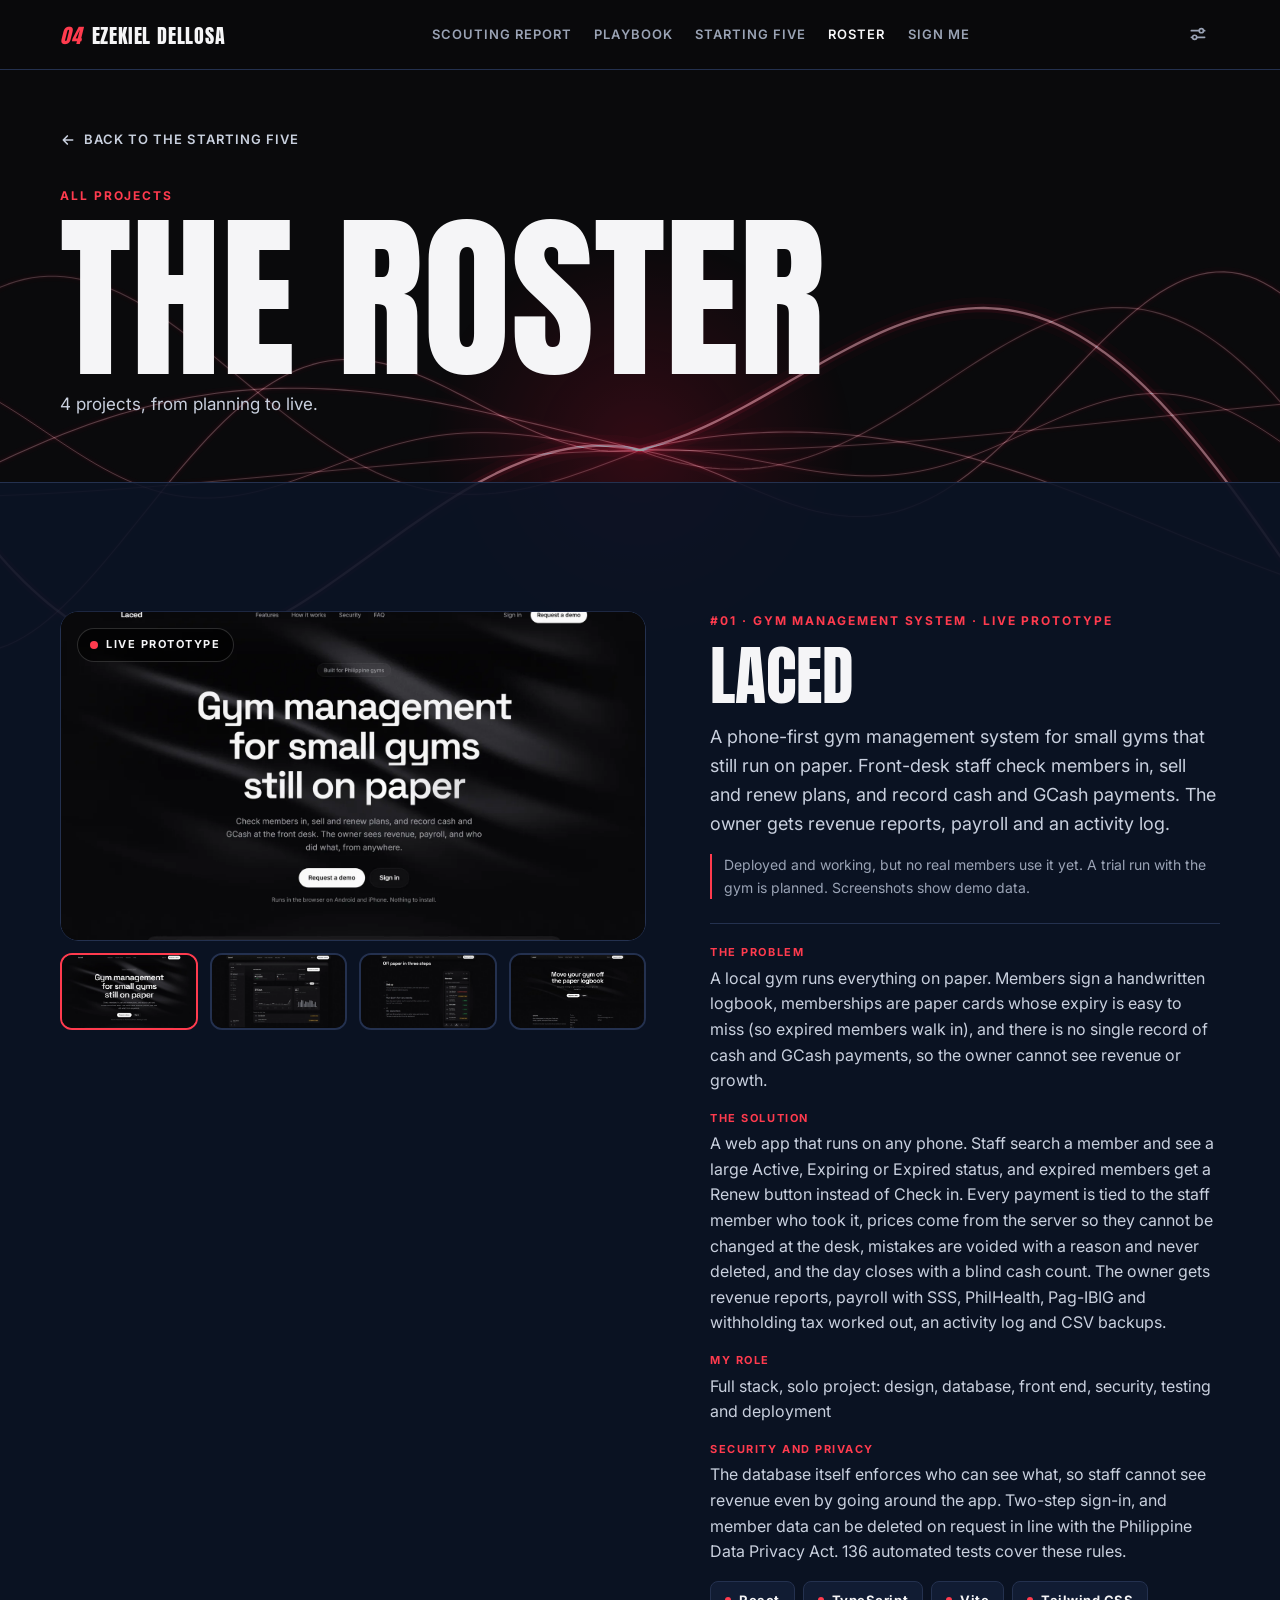
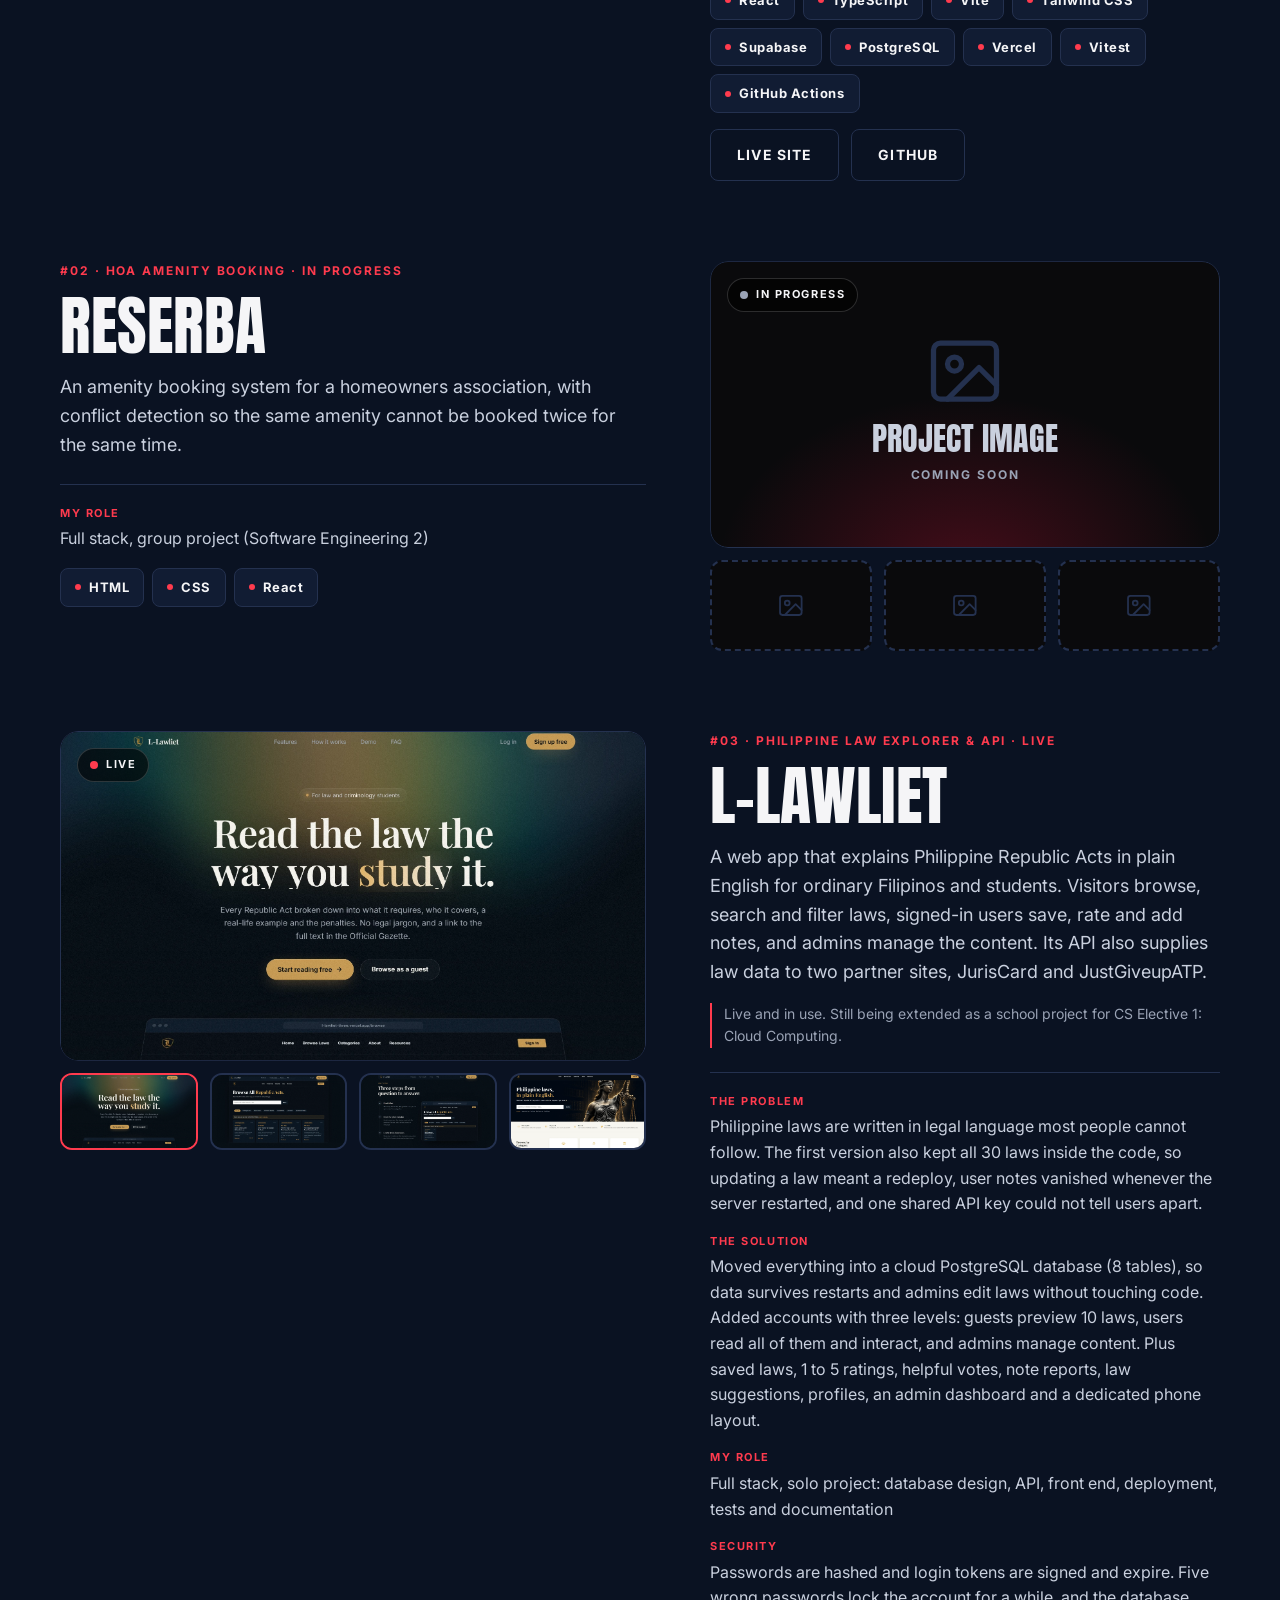
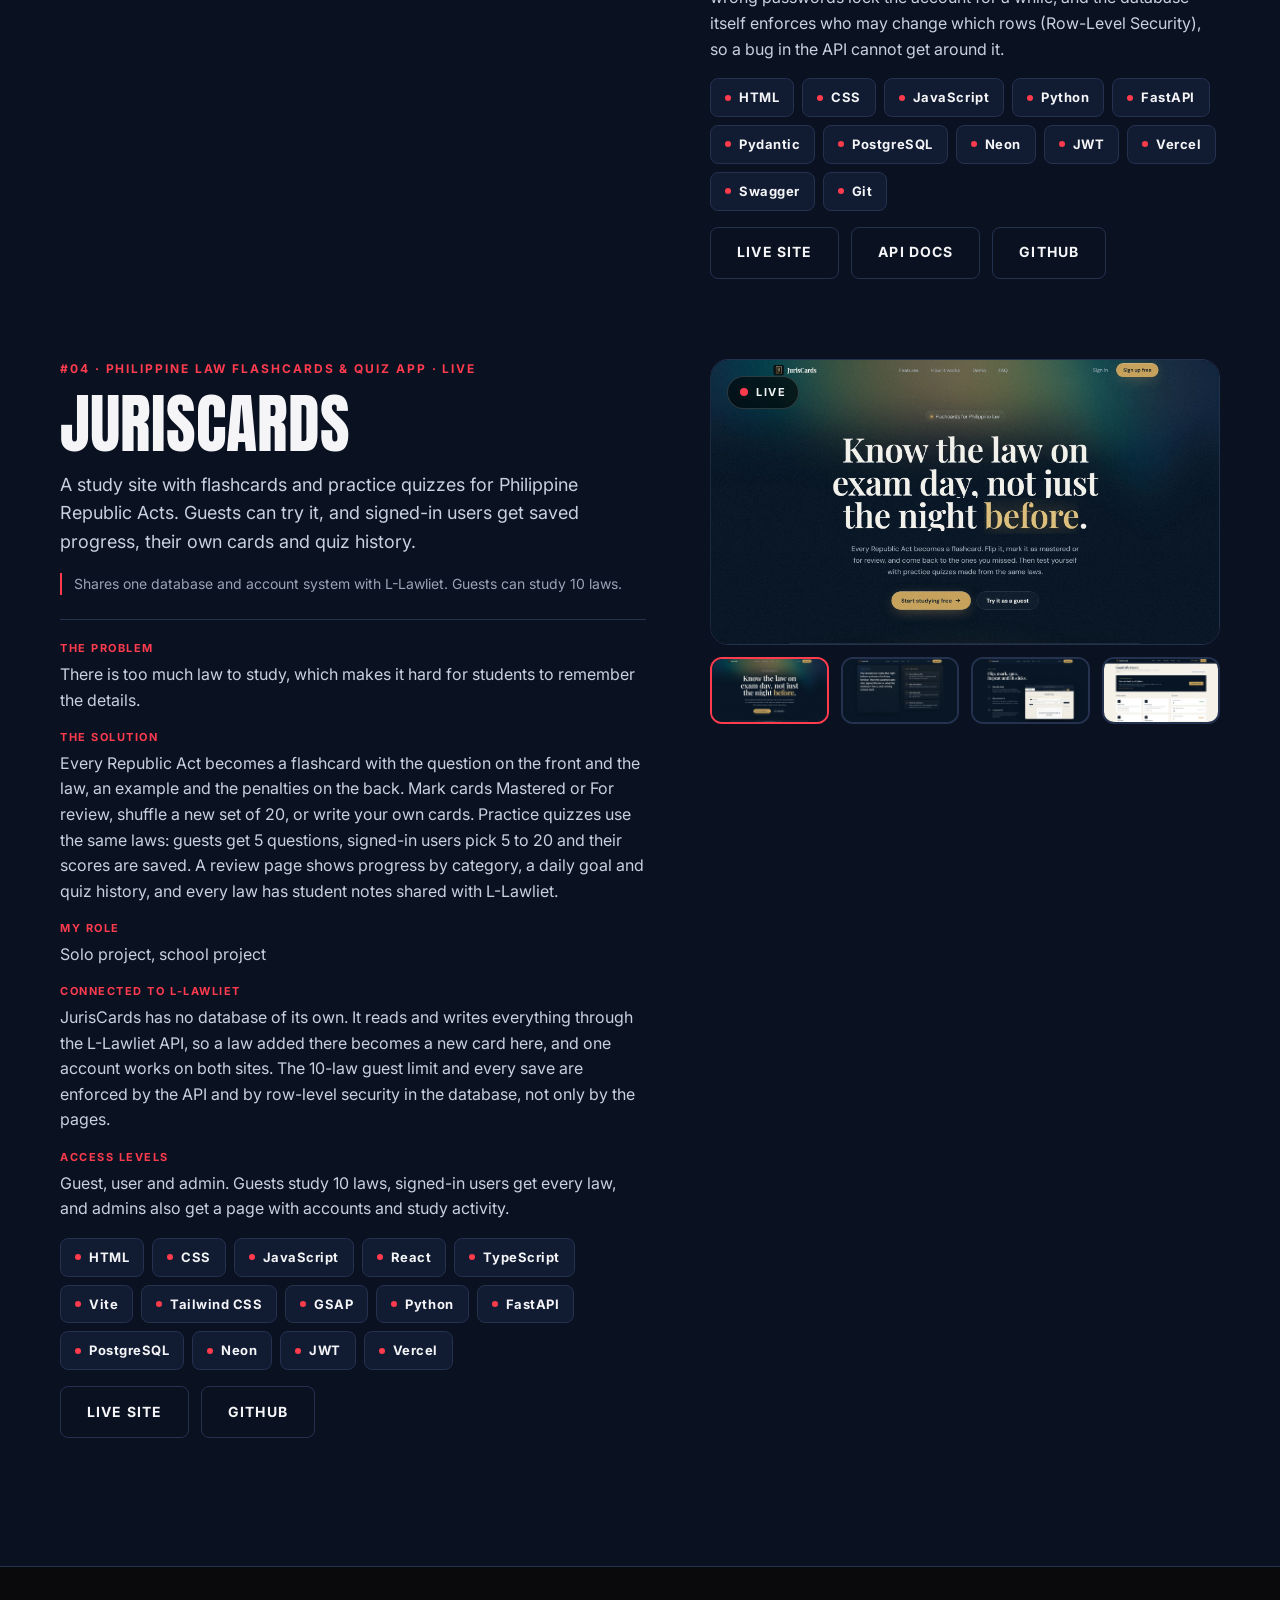
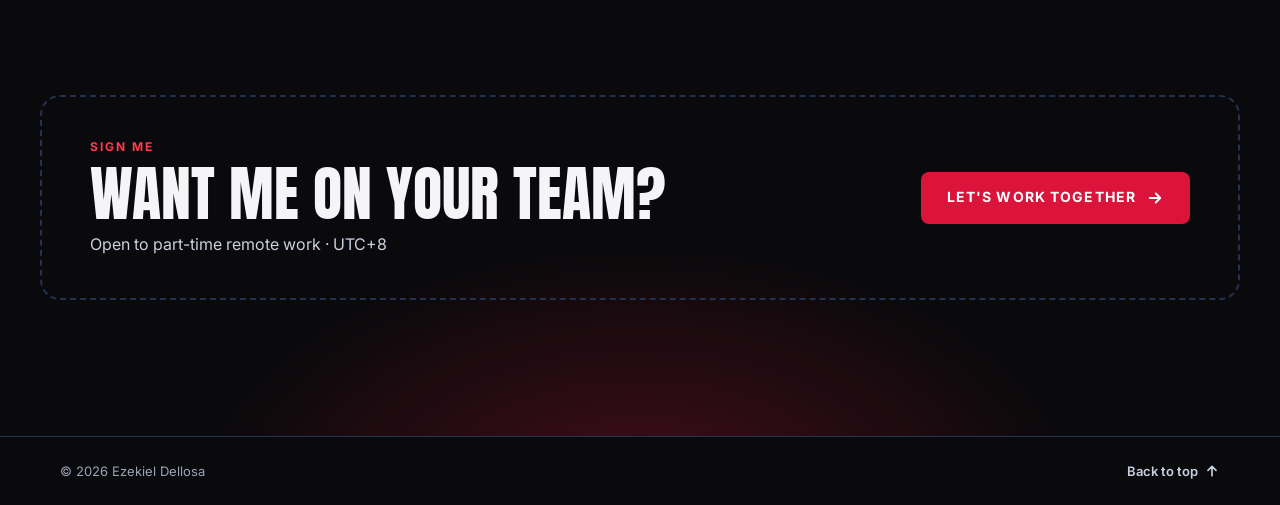
<file: roster.html>
<!DOCTYPE html>
<html lang="en" data-colorway="crimson" data-motion="on">
<head>
  <meta charset="UTF-8">
  <meta name="viewport" content="width=device-width, initial-scale=1">
  <title>The Roster | Ezekiel Dellosa</title>
  <meta name="description" content="Every project by Ezekiel Dellosa, Computer Science student doing web and system development.">
  <meta name="theme-color" content="#0A0A0C">
  <meta property="og:title" content="The Roster | Ezekiel Dellosa">
  <meta property="og:description" content="Every project by Ezekiel Dellosa, Computer Science student doing web and system development.">
  <meta property="og:type" content="website">
  <meta name="twitter:card" content="summary">
  <link rel="icon" href="assets/favicon.svg" type="image/svg+xml">
  <link rel="preconnect" href="https://fonts.googleapis.com">
  <link rel="preconnect" href="https://fonts.gstatic.com" crossorigin>
  <link href="https://fonts.googleapis.com/css2?family=Anton&family=Inter:wght@400;500;600;700&display=swap" rel="stylesheet">
  <link rel="stylesheet" href="css/style.css">
  <script>
    (function () {
      var root = document.documentElement;
      root.classList.add('js');
      try {
        var saved = localStorage.getItem('colorway');
        if (saved === 'crimson' || saved === 'navy' || saved === 'blackout') {
          root.setAttribute('data-colorway', saved);
        }
        if (localStorage.getItem('motion') === 'off') {
          root.setAttribute('data-motion', 'off');
        }
      } catch (e) {}
    })();
  </script>
</head>
<body id="top">
  <a class="skip-link" href="#main">Skip to content</a>

  <div class="progress" aria-hidden="true"><span></span></div>

  <canvas class="threads" id="threads" aria-hidden="true"></canvas>

  <header class="site-header">
    <div class="wrap site-header__row">
      <a class="wordmark" href="index.html"><span class="wordmark__num">04</span> Ezekiel Dellosa</a>

      <nav class="nav" id="nav" aria-label="Main">
        <a href="index.html#about">Scouting Report</a>
        <a href="index.html#services">Playbook</a>
        <a href="index.html#projects">Starting Five</a>
        <a href="roster.html" aria-current="page">Roster</a>
        <a href="index.html#contact">Sign Me</a>
      </nav>

      <div class="settings" id="settings">
        <button class="settings__btn" type="button" id="settings-toggle" aria-expanded="false" aria-controls="settings-panel" aria-label="Display settings">
          <svg width="20" height="20" viewBox="0 0 24 24" fill="none" stroke="currentColor" stroke-width="2" stroke-linecap="round" aria-hidden="true"><path d="M4 8h9M19 8h1M4 16h1M11 16h9"/><circle cx="16" cy="8" r="2.5"/><circle cx="8" cy="16" r="2.5"/></svg>
        </button>

        <div class="settings__panel" id="settings-panel" hidden>
          <p class="settings__label" id="colorway-label">Colorway</p>
          <div class="swatches" role="group" aria-labelledby="colorway-label">
            <button class="swatch swatch--crimson" type="button" data-colorway-btn="crimson" aria-pressed="true" aria-label="Crimson and black colorway"></button>
            <button class="swatch swatch--navy" type="button" data-colorway-btn="navy" aria-pressed="false" aria-label="Navy and crimson colorway"></button>
            <button class="swatch swatch--blackout" type="button" data-colorway-btn="blackout" aria-pressed="false" aria-label="Blackout colorway"></button>
          </div>

          <div class="settings__row">
            <span class="settings__label" id="motion-label">Motion</span>
            <button class="switch" type="button" id="motion-toggle" role="switch" aria-checked="true" aria-labelledby="motion-label"></button>
          </div>
        </div>
      </div>

      <button class="settings__btn nav-toggle" type="button" id="nav-toggle" aria-expanded="false" aria-controls="nav" aria-label="Menu">
        <svg width="20" height="20" viewBox="0 0 24 24" fill="none" stroke="currentColor" stroke-width="2" stroke-linecap="round" aria-hidden="true"><path d="M4 7h16M4 12h16M4 17h16"/></svg>
      </button>
    </div>
  </header>

  <main id="main">
    <section class="page-hero">
      <div class="wrap">
        <a class="back-link" href="index.html#projects" data-reveal>
          <svg width="16" height="16" viewBox="0 0 24 24" fill="none" stroke="currentColor" stroke-width="2.5" stroke-linecap="round" stroke-linejoin="round" aria-hidden="true"><path d="M19 12H5M11 6l-6 6 6 6"/></svg>
          Back to the Starting Five
        </a>
        <p class="eyebrow eyebrow--hi" data-reveal style="--d: 60ms">All projects</p>
        <h1 class="page-hero__title split" data-reveal>The roster</h1>
        <p class="section__note" id="roster-count" data-reveal style="--d: 160ms">Every project, from planning to live.</p>
      </div>
    </section>

    <section class="section section--panel" id="roster-list" aria-label="Projects">
      <div class="wrap">
        <!-- filled in from js/projects.js -->
        <div class="cases" id="roster"></div>
        <noscript><p class="section__note">Turn on JavaScript to see the projects.</p></noscript>
      </div>
    </section>

    <section class="section contact contact--short">
      <div class="wrap roster-cta" data-reveal>
        <div>
          <p class="eyebrow eyebrow--hi">Sign Me</p>
          <p class="roster-cta__title">Want me on your team?</p>
          <p class="roster-cta__text">Open to part-time remote work · UTC+8</p>
        </div>
        <a class="btn btn--primary" href="index.html#contact">
          <span class="btn__label">Let's work together</span>
          <svg class="btn__arrow" width="18" height="18" viewBox="0 0 24 24" fill="none" stroke="currentColor" stroke-width="2.5" stroke-linecap="round" stroke-linejoin="round" aria-hidden="true"><path d="M5 12h14M13 6l6 6-6 6"/></svg>
        </a>
      </div>
    </section>
  </main>

  <footer class="site-footer">
    <div class="wrap site-footer__row">
      <span>&copy; <span id="year">2026</span> Ezekiel Dellosa</span>
      <a class="site-footer__top" href="#top">
        Back to top
        <svg width="16" height="16" viewBox="0 0 24 24" fill="none" stroke="currentColor" stroke-width="2.5" stroke-linecap="round" stroke-linejoin="round" aria-hidden="true"><path d="M12 19V5M6 11l6-6 6 6"/></svg>
      </a>
    </div>
  </footer>

  <script src="js/threads.js" defer></script>
  <script src="js/projects.js" defer></script>
  <script src="js/main.js" defer></script>
</body>
</html>
</file>
<file: css/style.css>
/* ---------- colorways ---------- */

:root,
[data-colorway="crimson"] {
  --bg: #0a0a0c;
  --panel: #0b1426;
  --panel-2: #111c33;
  --line: #24314f;
  --accent: #dc143c;
  --on-accent: #ffffff;
  --hi: #ff3b4e;
  --glow: rgba(220, 20, 60, 0.28);
  --shine: rgba(255, 255, 255, 0.35);
  --thread: 220, 20, 60;
  --thread-core: 255, 214, 222;

  --text: #f5f5f7;
  --soft: #c9d0de;
  --muted: #9aa3b5;

  --display: "Anton", Impact, "Arial Narrow Bold", sans-serif;
  --body: "Inter", system-ui, -apple-system, "Segoe UI", sans-serif;
}

[data-colorway="navy"] {
  --bg: #0b1426;
  --panel: #111c33;
  --panel-2: #1a2848;
  --line: #2a3a5e;
  --glow: rgba(220, 20, 60, 0.24);
}

[data-colorway="blackout"] {
  --bg: #050505;
  --panel: #111111;
  --panel-2: #1c1c1c;
  --line: #2c2c2c;
  --accent: #f5f5f7;
  --on-accent: #0a0a0c;
  --hi: #f5f5f7;
  --glow: rgba(245, 245, 247, 0.14);
  --shine: rgba(0, 0, 0, 0.18);
  --thread: 235, 235, 240;
  --thread-core: 255, 255, 255;
}

/* ---------- base ---------- */

*,
*::before,
*::after {
  box-sizing: border-box;
}

html {
  scroll-behavior: smooth;
  -webkit-text-size-adjust: 100%;
}

body {
  margin: 0;
  background: var(--bg);
  color: var(--text);
  font-family: var(--body);
  font-size: 16px;
  line-height: 1.6;
  overflow-x: hidden;
  transition: background-color 0.4s ease;
}

h1,
h2,
h3,
p,
ul {
  margin: 0;
}

ul {
  padding: 0;
  list-style: none;
}

a {
  color: inherit;
  text-decoration: none;
}

button {
  font: inherit;
  color: inherit;
}

a:focus-visible,
button:focus-visible {
  outline: 2px solid var(--hi);
  outline-offset: 3px;
}

.wrap {
  width: 100%;
  max-width: 1200px;
  margin: 0 auto;
  padding: 0 20px;
}

.skip-link {
  position: absolute;
  left: 12px;
  top: -60px;
  z-index: 200;
  padding: 10px 16px;
  background: var(--accent);
  color: var(--on-accent);
  font-weight: 700;
  border-radius: 6px;
}

.skip-link:focus {
  top: 12px;
}

.eyebrow {
  font-size: 12px;
  font-weight: 700;
  letter-spacing: 0.16em;
  text-transform: uppercase;
  color: var(--muted);
}

.eyebrow--hi,
.hi {
  color: var(--hi);
}

/* ---------- background threads ---------- */

.threads {
  position: fixed;
  inset: 0;
  width: 100%;
  height: 100%;
  z-index: 0;
  pointer-events: none;
  opacity: 0.6;
}

.site-header,
main,
.site-footer {
  position: relative;
  z-index: 1;
}

/* ---------- opening ---------- */

.intro {
  display: none;
}

.js .intro {
  position: fixed;
  inset: 0;
  z-index: 100;
  display: flex;
  align-items: center;
  justify-content: center;
  background: var(--bg);
  clip-path: inset(0 0 0 0);
  transition: clip-path 0.75s cubic-bezier(0.7, 0, 0.2, 1);
}

.js .intro.is-leaving {
  clip-path: inset(0 0 100% 0);
}

.js .intro.is-gone {
  display: none;
}

.intro__inner {
  display: flex;
  flex-direction: column;
  align-items: center;
  gap: 10px;
  padding: 0 20px;
  text-align: center;
  transition: transform 0.75s cubic-bezier(0.7, 0, 0.2, 1), opacity 0.5s ease;
}

.intro.is-leaving .intro__inner {
  transform: translateY(-40px);
  opacity: 0;
}

.intro__num {
  font-family: var(--display);
  font-style: italic;
  font-size: clamp(120px, 30vw, 240px);
  line-height: 0.85;
  color: transparent;
  -webkit-text-stroke: 2px var(--hi);
  animation: intro-num 0.7s cubic-bezier(0.2, 0.8, 0.2, 1) both;
}

.intro__name {
  font-family: var(--display);
  font-size: clamp(26px, 6vw, 44px);
  letter-spacing: 0.06em;
  text-transform: uppercase;
  animation: intro-name 0.6s cubic-bezier(0.2, 0.8, 0.2, 1) 0.25s both;
}

.intro__bar {
  width: min(260px, 60vw);
  height: 4px;
  margin-top: 14px;
  background: var(--line);
  overflow: hidden;
}

.intro__bar span {
  display: block;
  height: 100%;
  background: var(--accent);
  transform-origin: left;
  animation: intro-bar 1.1s cubic-bezier(0.6, 0, 0.2, 1) 0.3s both;
}

@keyframes intro-num {
  from { opacity: 0; transform: scale(1.5) skewX(-8deg); }
  to   { opacity: 1; transform: scale(1) skewX(-8deg); }
}

@keyframes intro-name {
  from { opacity: 0; transform: translateY(18px); letter-spacing: 0.3em; }
  to   { opacity: 1; transform: translateY(0); letter-spacing: 0.06em; }
}

@keyframes intro-bar {
  from { transform: scaleX(0); }
  to   { transform: scaleX(1); }
}

/* ---------- scroll reveal ---------- */

.js [data-reveal] {
  opacity: 0;
  transform: translateY(36px);
  transition: opacity 0.7s ease-out, transform 0.7s cubic-bezier(0.2, 0.8, 0.2, 1);
  transition-delay: var(--d, 0ms);
}

.js [data-reveal="left"] {
  transform: translateX(-36px);
}

.js [data-reveal="right"] {
  transform: translateX(36px);
}

.js [data-reveal].is-in {
  opacity: 1;
  transform: none;
}

/* whole section fades in too, smaller move than the elements inside */
.js main > section {
  opacity: 0;
  transform: translateY(32px);
  transition: opacity 0.7s ease-out, transform 0.7s ease-out;
}

.js main > section.is-in {
  opacity: 1;
  transform: none;
}

/* ---------- header ---------- */

.site-header {
  position: sticky;
  top: 0;
  z-index: 50;
  border-bottom: 1px solid var(--line);
  background: var(--bg);
  background: color-mix(in srgb, var(--bg) 82%, transparent);
  -webkit-backdrop-filter: blur(10px);
  backdrop-filter: blur(10px);
  transition: background-color 0.4s ease;
}

.site-header__row {
  display: flex;
  flex-wrap: wrap;
  align-items: center;
  justify-content: space-between;
  gap: 6px 24px;
  padding-top: 12px;
  padding-bottom: 12px;
}

.wordmark {
  display: inline-flex;
  align-items: baseline;
  gap: 10px;
  min-height: 44px;
  padding-top: 8px;
  font-family: var(--display);
  font-size: 20px;
  letter-spacing: 0.04em;
  text-transform: uppercase;
  white-space: nowrap;
}

.wordmark__num {
  color: var(--hi);
  font-style: italic;
}

.nav {
  display: flex;
  flex-wrap: wrap;
  gap: 0 22px;
  font-size: 13px;
  font-weight: 600;
  letter-spacing: 0.08em;
  text-transform: uppercase;
}

.nav a {
  position: relative;
  display: flex;
  align-items: center;
  min-height: 44px;
  padding: 12px 0;
  color: var(--muted);
  transition: color 0.2s ease;
}

.nav a::after {
  content: "";
  position: absolute;
  left: 0;
  right: 0;
  bottom: 6px;
  height: 2px;
  background: var(--accent);
  transform: scaleX(0);
  transform-origin: left;
  transition: transform 0.25s ease-out;
}

.nav a:hover {
  color: var(--text);
}

.nav a:hover::after {
  transform: scaleX(1);
}

/* settings button + popover */

.settings {
  position: relative;
}

.settings__btn {
  display: flex;
  align-items: center;
  justify-content: center;
  width: 44px;
  height: 44px;
  padding: 0;
  background: none;
  border: 1px solid transparent;
  border-radius: 10px;
  color: var(--muted);
  cursor: pointer;
  transition: color 0.2s ease, background-color 0.2s ease, border-color 0.2s ease;
}

.settings__btn:hover,
.settings__btn[aria-expanded="true"] {
  color: var(--text);
  background: var(--panel);
  border-color: var(--line);
}

.settings__panel {
  position: absolute;
  top: calc(100% + 8px);
  right: 0;
  z-index: 60;
  width: 196px;
  padding: 14px;
  background: var(--panel);
  border: 1px solid var(--line);
  border-radius: 12px;
  box-shadow: 0 16px 40px rgba(0, 0, 0, 0.45);
  animation: panel-in 0.16s ease-out;
}

.settings__panel[hidden] {
  display: none;
}

@keyframes panel-in {
  from { opacity: 0; transform: translateY(-6px); }
}

.settings__label {
  font-size: 11px;
  font-weight: 700;
  letter-spacing: 0.14em;
  text-transform: uppercase;
  color: var(--muted);
}

.settings__row {
  display: flex;
  align-items: center;
  justify-content: space-between;
  margin-top: 8px;
  padding-top: 8px;
  border-top: 1px solid var(--line);
}

.swatches {
  display: flex;
  justify-content: space-between;
  margin-top: 6px;
}

.swatch {
  width: 44px;
  height: 44px;
  padding: 7px;
  background: none;
  border: 2px solid transparent;
  border-radius: 50%;
  cursor: pointer;
  transition: transform 0.16s ease-out, border-color 0.2s ease;
}

.swatch::before {
  content: "";
  display: block;
  width: 100%;
  height: 100%;
  border-radius: 50%;
  border: 1px solid rgba(255, 255, 255, 0.25);
}

.swatch--crimson::before  { background: linear-gradient(135deg, #0a0a0c 50%, #dc143c 50%); }
.swatch--navy::before     { background: linear-gradient(135deg, #0b1426 50%, #dc143c 50%); }
.swatch--blackout::before { background: linear-gradient(135deg, #050505 50%, #3a3a3a 50%); }

.swatch:hover {
  transform: scale(1.08);
}

.swatch[aria-pressed="true"] {
  border-color: var(--text);
}

.nav-toggle {
  display: none;
}

/* motion on/off switch (the button is 44px tall, the track is drawn inside it) */

.switch {
  position: relative;
  width: 52px;
  height: 44px;
  padding: 0;
  background: none;
  border: 0;
  border-radius: 10px;
  cursor: pointer;
}

.switch::before {
  content: "";
  position: absolute;
  left: 4px;
  top: 10px;
  width: 44px;
  height: 24px;
  background: var(--panel-2);
  border: 1px solid var(--muted);
  border-radius: 12px;
  transition: background-color 0.2s ease, border-color 0.2s ease;
}

.switch::after {
  content: "";
  position: absolute;
  left: 8px;
  top: 14px;
  width: 16px;
  height: 16px;
  background: var(--muted);
  border-radius: 50%;
  transition: transform 0.2s ease-out, background-color 0.2s ease;
}

.switch[aria-checked="true"]::before {
  background: var(--accent);
  border-color: var(--accent);
}

.switch[aria-checked="true"]::after {
  background: var(--on-accent);
  transform: translateX(20px);
}

/* ---------- buttons ---------- */

.btn {
  position: relative;
  isolation: isolate;
  display: inline-flex;
  align-items: center;
  justify-content: center;
  gap: 10px;
  min-height: 52px;
  padding: 0 26px;
  border-radius: 8px;
  overflow: hidden;
  font-size: 14px;
  font-weight: 700;
  letter-spacing: 0.08em;
  text-transform: uppercase;
  cursor: pointer;
  transition: transform 0.2s ease-out, box-shadow 0.3s ease-out, color 0.3s ease, border-color 0.3s ease;
}

.btn__label,
.btn__arrow {
  position: relative;
  z-index: 1;
}

.btn__arrow {
  transition: transform 0.25s cubic-bezier(0.2, 0.8, 0.2, 1);
}

.btn:hover {
  transform: translateY(-3px);
}

.btn:hover .btn__arrow {
  transform: translateX(6px);
}

.btn:active {
  transform: translateY(0) scale(0.97);
  transition-duration: 0.08s;
}

.btn--primary {
  background: var(--accent);
  color: var(--on-accent);
  animation: btn-ring 3.2s ease-out infinite;
}

.btn--primary::before {
  content: "";
  position: absolute;
  top: 0;
  bottom: 0;
  left: 0;
  width: 60%;
  z-index: 0;
  background: linear-gradient(90deg, transparent, var(--shine), transparent);
  transform: translateX(-180%) skewX(-20deg);
  animation: btn-shine 4.5s ease-in-out infinite;
}

.btn--primary:hover {
  box-shadow: 0 14px 34px var(--glow);
  animation-play-state: paused;
}

.btn--ghost {
  border: 1px solid var(--line);
  color: var(--text);
}

.btn--ghost::before {
  content: "";
  position: absolute;
  inset: 0;
  z-index: 0;
  background: var(--accent);
  transform: scaleX(0);
  transform-origin: left;
  transition: transform 0.35s cubic-bezier(0.2, 0.8, 0.2, 1);
}

.btn--ghost:hover {
  color: var(--on-accent);
  border-color: var(--accent);
}

.btn--ghost:hover::before {
  transform: scaleX(1);
}

@keyframes btn-shine {
  0%, 55% { transform: translateX(-180%) skewX(-20deg); }
  100%    { transform: translateX(320%) skewX(-20deg); }
}

@keyframes btn-ring {
  0%        { box-shadow: 0 0 0 0 var(--glow); }
  60%, 100% { box-shadow: 0 0 0 16px transparent; }
}

.cta-row {
  display: flex;
  flex-wrap: wrap;
  gap: 12px;
}

.cta-row--center {
  justify-content: center;
}

/* ---------- hero ---------- */

.hero {
  position: relative;
  padding: 40px 0 72px;
  /* the photo card slides in from the right, don't let it widen the page on phones */
  overflow-x: clip;
}

.hero__grid {
  display: flex;
  flex-wrap: wrap;
  align-items: center;
  gap: 40px 56px;
}

.hero__copy {
  flex: 1 1 380px;
  min-width: 0;
}

.tag {
  display: inline-block;
  padding: 6px 16px;
  background: var(--accent);
  color: var(--on-accent);
  font-family: var(--display);
  font-size: 16px;
  letter-spacing: 0.12em;
  text-transform: uppercase;
}

.js .tag[data-reveal] {
  transform: translateY(36px) skewX(-10deg);
}

.js .tag[data-reveal].is-in,
.tag {
  transform: skewX(-10deg);
}

.lockup {
  display: flex;
  align-items: flex-end;
  gap: 16px;
  margin-top: 24px;
  font-weight: 400;
}

.lockup__num {
  font-family: var(--display);
  font-style: italic;
  font-size: clamp(96px, 14vw, 160px);
  line-height: 0.8;
  color: transparent;
  -webkit-text-stroke: 2px var(--hi);
}

.lockup__name {
  display: flex;
  flex-direction: column;
  min-width: 0;
  font-family: var(--display);
  text-transform: uppercase;
  transform: skewX(-8deg);
}

.lockup__first {
  font-size: clamp(24px, 3.2vw, 34px);
  line-height: 1;
  letter-spacing: 0.04em;
  color: var(--soft);
}

.lockup__last {
  font-size: clamp(50px, 8vw, 96px);
  line-height: 0.95;
  letter-spacing: 0.01em;
}

.hero__pitch {
  max-width: 480px;
  margin-top: 24px;
  font-size: 18px;
  color: var(--soft);
  text-shadow: 0 0 14px var(--bg), 0 0 4px var(--bg);
}

.badges {
  margin-top: 24px;
}

.badges ul {
  display: flex;
  flex-wrap: wrap;
  gap: 8px;
  margin-top: 10px;
}

.badges li {
  padding: 7px 14px;
  background: var(--panel-2);
  border: 1px solid var(--line);
  border-radius: 6px;
  font-size: 13px;
  font-weight: 700;
  letter-spacing: 0.06em;
  text-transform: uppercase;
  transition: border-color 0.2s ease, transform 0.2s ease-out;
}

.badges li:hover {
  border-color: var(--hi);
  transform: translateY(-2px);
}

.hero .cta-row {
  margin-top: 30px;
}

/* ---------- player stage ---------- */

.stage {
  position: relative;
  flex: 0 1 440px;
  width: 100%;
  max-width: 440px;
  margin: 0 auto;
  aspect-ratio: 4 / 5;
  overflow: hidden;
  background: var(--panel);
  border: 1px solid var(--line);
  border-radius: 18px;
  box-shadow: 0 40px 90px rgba(0, 0, 0, 0.55), 0 0 80px var(--glow);
  transition: background-color 0.4s ease, border-color 0.4s ease, box-shadow 0.4s ease;
}

.stage__num {
  position: absolute;
  right: -4%;
  top: 2%;
  font-family: var(--display);
  font-style: italic;
  font-size: clamp(220px, 60vw, 340px);
  line-height: 0.85;
  color: transparent;
  -webkit-text-stroke: 2px var(--line);
}

.stage__beam {
  position: absolute;
  left: 50%;
  top: -40px;
  width: 110%;
  height: 110%;
  margin-left: -55%;
  background: linear-gradient(to bottom, rgba(255, 246, 232, 0.2), transparent 80%);
  clip-path: polygon(40% 0, 60% 0, 100% 100%, 0 100%);
  animation: beam 18s ease-in-out infinite alternate;
}

.stage__floor {
  position: absolute;
  left: 50%;
  bottom: 6%;
  width: 80%;
  height: 16%;
  margin-left: -40%;
  border-radius: 50%;
  background: radial-gradient(closest-side, var(--glow), transparent);
  animation: floor 9s ease-in-out infinite alternate;
}

.stage__ring {
  position: absolute;
  left: 50%;
  bottom: 9%;
  width: 62%;
  height: 9%;
  margin-left: -31%;
  border: 2px solid var(--accent);
  border-radius: 50%;
  box-shadow: 0 0 24px var(--glow);
  opacity: 0.85;
}

.stage__video {
  position: absolute;
  inset: 0;
  width: 100%;
  height: 100%;
  object-fit: cover;
  opacity: 0;
  transition: opacity 0.6s ease;
}

.stage.has-video .stage__video {
  opacity: 1;
}

.stage.has-video .stage__num,
.stage.has-video .stage__beam,
.stage.has-video .stage__floor,
.stage.has-video .stage__ring {
  display: none;
}

.stage__shade {
  position: absolute;
  inset: 0;
  background:
    linear-gradient(to top, rgba(0, 0, 0, 0.78), transparent 42%),
    linear-gradient(to bottom, rgba(0, 0, 0, 0.35), transparent 22%);
  pointer-events: none;
}

.stage__plate {
  position: absolute;
  left: 18px;
  right: 18px;
  bottom: 18px;
  display: flex;
  align-items: center;
  gap: 14px;
}

.stage__plate-num {
  padding: 2px 12px 0;
  background: var(--accent);
  color: var(--on-accent);
  font-family: var(--display);
  font-style: italic;
  font-size: 34px;
  line-height: 1.25;
}

.stage__plate-text {
  display: flex;
  flex-direction: column;
  min-width: 0;
}

.stage__plate-text strong {
  font-family: var(--display);
  font-weight: 400;
  font-size: 26px;
  line-height: 1.1;
  letter-spacing: 0.03em;
  text-transform: uppercase;
}

.stage__plate-text small {
  font-size: 12px;
  font-weight: 600;
  letter-spacing: 0.1em;
  text-transform: uppercase;
  color: var(--soft);
}

@keyframes beam {
  from { opacity: 0.55; transform: translateX(-4%); }
  to   { opacity: 1; transform: translateX(4%); }
}

@keyframes floor {
  from { opacity: 0.7; transform: scaleX(0.9); }
  to   { opacity: 1; transform: scaleX(1.05); }
}

/* ---------- small helpers ---------- */

.sr-only {
  position: absolute;
  width: 1px;
  height: 1px;
  overflow: hidden;
  clip: rect(0 0 0 0);
  white-space: nowrap;
}

.nav a[aria-current="page"] {
  color: var(--text);
}

.dot {
  display: inline-block;
  flex: none;
  width: 8px;
  height: 8px;
  border-radius: 50%;
  background: var(--hi);
  animation: dot 2s ease-out infinite;
}

@keyframes dot {
  0%        { box-shadow: 0 0 0 0 var(--glow); }
  70%, 100% { box-shadow: 0 0 0 9px transparent; }
}

.chips {
  display: flex;
  flex-wrap: wrap;
  gap: 8px;
}

.chips li {
  display: inline-flex;
  align-items: center;
  gap: 8px;
  padding: 8px 14px;
  background: var(--panel-2);
  border: 1px solid var(--line);
  border-radius: 8px;
  font-size: 13px;
  font-weight: 700;
  letter-spacing: 0.04em;
  transition: border-color 0.2s ease, transform 0.2s ease-out;
}

.chips li::before {
  content: "";
  width: 6px;
  height: 6px;
  border-radius: 50%;
  background: var(--hi);
}

.chips li:hover {
  border-color: var(--hi);
  transform: translateY(-2px);
}

/* ---------- scroll progress bar ---------- */

.progress {
  position: fixed;
  top: 0;
  left: 0;
  right: 0;
  z-index: 70;
  height: 3px;
  pointer-events: none;
}

.progress span {
  display: block;
  height: 100%;
  background: var(--accent);
  transform: scaleX(0);
  transform-origin: left;
}

/* ---------- hero extras ---------- */

.hero__copy {
  will-change: transform, opacity;
}

.stage__photo {
  position: absolute;
  inset: 0;
  width: 100%;
  height: 100%;
  object-fit: cover;
  object-position: 50% 30%;
}

.stage.has-photo .stage__num,
.stage.has-photo .stage__beam,
.stage.has-photo .stage__floor,
.stage.has-photo .stage__ring {
  display: none;
}

.stage__chip {
  position: absolute;
  top: 16px;
  left: 16px;
  display: inline-flex;
  align-items: center;
  gap: 8px;
  padding: 7px 12px;
  background: rgba(0, 0, 0, 0.55);
  border: 1px solid rgba(255, 255, 255, 0.16);
  border-radius: 999px;
  font-size: 11px;
  font-weight: 700;
  letter-spacing: 0.14em;
  text-transform: uppercase;
  -webkit-backdrop-filter: blur(6px);
  backdrop-filter: blur(6px);
}

.scroll-cue {
  display: inline-flex;
  align-items: center;
  gap: 14px;
  min-height: 44px;
  margin-top: 40px;
  font-size: 11px;
  font-weight: 700;
  letter-spacing: 0.2em;
  text-transform: uppercase;
  color: var(--muted);
  transition: color 0.2s ease;
}

.scroll-cue:hover {
  color: var(--text);
}

.scroll-cue span {
  position: relative;
  width: 1px;
  height: 40px;
  overflow: hidden;
  background: var(--line);
}

.scroll-cue span::after {
  content: "";
  position: absolute;
  left: 0;
  top: -40%;
  width: 100%;
  height: 40%;
  background: var(--hi);
  animation: cue 1.8s ease-in-out infinite;
}

@keyframes cue {
  to { top: 100%; }
}

/* ---------- marquee bands ---------- */

.marquee {
  position: relative;
  z-index: 1;
  overflow: hidden;
  padding: 22px 0;
  background: var(--bg);
  border-top: 1px solid var(--line);
  border-bottom: 1px solid var(--line);
  transition: background-color 0.4s ease;
}

.marquee__track {
  display: flex;
  width: max-content;
  will-change: transform;
}

.marquee__group {
  display: flex;
  flex-shrink: 0;
  align-items: center;
}

.marquee__item {
  padding: 0 28px;
  font-family: var(--display);
  font-size: clamp(30px, 5vw, 60px);
  line-height: 1;
  text-transform: uppercase;
  white-space: nowrap;
}

.marquee__item--outline {
  color: transparent;
  -webkit-text-stroke: 1.5px var(--soft);
}

.marquee__star {
  color: var(--hi);
  font-size: clamp(16px, 2.4vw, 28px);
}

/* tilted crimson band before the contact section */
.marquee-wrap {
  position: relative;
  z-index: 1;
  overflow: hidden;
  padding: 48px 0;
}

.marquee--accent {
  width: calc(100% + 40px);
  margin-left: -20px;
  background: var(--accent);
  color: var(--on-accent);
  border: 0;
  transform: rotate(-2deg);
}

.marquee--accent .marquee__item--outline {
  -webkit-text-stroke-color: var(--on-accent);
}

.marquee--accent .marquee__star {
  color: var(--on-accent);
}

/* ---------- sections ---------- */

.section {
  position: relative;
  padding: 88px 0;
  overflow-x: clip;
  scroll-margin-top: 60px;
  border-top: 1px solid var(--line);
}

.section > .wrap {
  position: relative;
  z-index: 1;
}

.section--panel {
  background: var(--panel);
  background: color-mix(in srgb, var(--panel) 88%, transparent);
  transition: background-color 0.4s ease;
}

/* big outlined number behind each section, drifts on scroll */
.section__ghost {
  position: absolute;
  top: 32px;
  right: 0;
  z-index: 0;
  font-family: var(--display);
  font-style: italic;
  font-size: clamp(140px, 28vw, 380px);
  line-height: 0.8;
  color: transparent;
  -webkit-text-stroke: 1.5px var(--line);
  pointer-events: none;
  user-select: none;
}

.section__head {
  display: flex;
  flex-wrap: wrap;
  align-items: flex-end;
  justify-content: space-between;
  gap: 16px 48px;
  margin-bottom: 48px;
}

.section__title {
  margin-top: 12px;
  font-family: var(--display);
  font-weight: 400;
  font-size: clamp(46px, 9vw, 96px);
  line-height: 0.95;
  text-transform: uppercase;
}

.section__note {
  max-width: 440px;
  margin-top: 12px;
  font-size: 17px;
  color: var(--soft);
}

.section__count {
  font-size: 14px;
  font-weight: 600;
  letter-spacing: 0.04em;
  color: var(--muted);
}

/* titles split into words that slide up out of a mask */
.split .w {
  display: inline-block;
  overflow: hidden;
  padding: 0 0.04em 0.08em;
  margin: 0 -0.04em -0.08em;
  vertical-align: top;
}

.split .w > span {
  display: inline-block;
  transform: translateY(110%);
  transition: transform 0.9s cubic-bezier(0.2, 0.8, 0.2, 1);
  transition-delay: calc(var(--i, 0) * 70ms + var(--d, 0ms));
}

.js .split[data-reveal] {
  opacity: 1;
  transform: none;
}

.split.is-in .w > span {
  transform: none;
}

/* ---------- about ---------- */

/* the sentence lights up word by word while you scroll */
.statement {
  max-width: 1040px;
  margin-top: 40px;
  font-family: var(--display);
  font-size: clamp(30px, 5.2vw, 62px);
  line-height: 1.1;
  text-transform: uppercase;
}

.statement .lw {
  opacity: 0.16;
  transition: opacity 0.35s ease, color 0.35s ease;
}

.statement .lw.on {
  opacity: 1;
}

.statement .lw.hl.on {
  color: var(--hi);
}

.facts {
  display: grid;
  margin-top: 64px;
  border-top: 1px solid var(--line);
}

.fact {
  display: grid;
  grid-template-columns: 44px 1fr;
  gap: 4px 12px;
  padding: 24px 0;
  border-bottom: 1px solid var(--line);
}

.fact__num {
  grid-row: span 2;
  padding-top: 6px;
  font-size: 12px;
  font-weight: 700;
  letter-spacing: 0.14em;
  color: var(--hi);
}

.fact__title {
  font-family: var(--display);
  font-size: 26px;
  line-height: 1.1;
  text-transform: uppercase;
}

.fact__text {
  color: var(--soft);
}

/* ---------- services (cards stack on top of each other) ---------- */

.services {
  position: relative;
}

.service {
  position: sticky;
  top: calc(84px + var(--i, 0) * 16px);
  display: grid;
  gap: 20px;
  margin-bottom: 24px;
  padding: 28px 24px;
  background: var(--panel-2);
  border: 1px solid var(--line);
  border-radius: 20px;
  box-shadow: 0 -18px 50px rgba(0, 0, 0, 0.45);
  transform-origin: 50% 0;
  transform: scale(var(--s, 1));
  transition: background-color 0.4s ease;
}

/* darkens a card as the next one covers it */
.service::after {
  content: "";
  position: absolute;
  inset: 0;
  border-radius: inherit;
  background: #000;
  opacity: var(--dim, 0);
  pointer-events: none;
}

.service:last-child {
  margin-bottom: 0;
}

.service__head {
  display: flex;
  align-items: flex-end;
  gap: 16px;
}

.service__num {
  font-family: var(--display);
  font-style: italic;
  font-size: 64px;
  line-height: 0.85;
  color: transparent;
  -webkit-text-stroke: 1.5px var(--hi);
}

.service__title {
  font-family: var(--display);
  font-weight: 400;
  font-size: clamp(30px, 4.4vw, 48px);
  line-height: 1;
  text-transform: uppercase;
}

.service__body {
  display: grid;
  gap: 18px;
}

.service__text {
  font-size: 17px;
  color: var(--soft);
}

.service__list {
  display: grid;
  gap: 8px;
}

.service__list li {
  display: flex;
  align-items: center;
  gap: 10px;
  font-weight: 600;
}

.service__list li::before {
  content: "";
  width: 14px;
  height: 2px;
  background: var(--hi);
}

/* ---------- skills ---------- */

.stack {
  display: grid;
  gap: 16px;
}

.stack__card {
  padding: 24px;
  background: var(--panel);
  background: color-mix(in srgb, var(--panel) 85%, transparent);
  border: 1px solid var(--line);
  border-radius: 16px;
  transition: border-color 0.3s ease, background-color 0.4s ease;
}

.stack__card:hover {
  border-color: var(--hi);
}

.stack__head {
  display: flex;
  flex-wrap: wrap;
  align-items: baseline;
  gap: 4px 12px;
  margin-bottom: 18px;
  padding-bottom: 16px;
  border-bottom: 1px solid var(--line);
}

.stack__num {
  font-size: 12px;
  font-weight: 700;
  letter-spacing: 0.14em;
  color: var(--hi);
}

.stack__title {
  font-family: var(--display);
  font-weight: 400;
  font-size: 28px;
  line-height: 1;
  text-transform: uppercase;
}

.stack__sub {
  margin-left: auto;
  font-size: 13px;
  color: var(--muted);
}

/* chips pop in one after another */
.js .stack__card .chips li {
  opacity: 0;
  transform: translateY(10px) scale(0.94);
  transition: opacity 0.5s ease-out, transform 0.5s cubic-bezier(0.2, 0.8, 0.2, 1), border-color 0.2s ease;
  transition-delay: calc(var(--i, 0) * 60ms + 250ms);
}

.js .stack__card.is-in .chips li {
  opacity: 1;
  transform: none;
}

/* ---------- projects (case studies) ---------- */

.cases {
  display: grid;
  gap: 80px;
}

.case {
  display: grid;
  gap: 28px;
  align-items: center;
}

.js .case[data-reveal] {
  opacity: 1;
  transform: none;
}

.case__media {
  position: relative;
  /* same shape as a laptop screenshot so nothing gets cut off */
  aspect-ratio: 16 / 9;
  overflow: hidden;
  background:
    radial-gradient(70% 90% at 50% 110%, var(--glow), transparent 70%),
    var(--bg);
  border: 1px solid var(--line);
  border-radius: 18px;
}

/* image wipes up into view */
.js .case__media {
  clip-path: inset(100% 0 0 0 round 18px);
  transition: clip-path 1.1s cubic-bezier(0.7, 0, 0.2, 1);
}

.js .case.is-in .case__media {
  clip-path: inset(0 0 0 0 round 18px);
}

/* a bit taller than the box so it can drift without showing gaps */
.case__frame {
  position: absolute;
  inset: -3% 0;
}

.case__frame img {
  width: 100%;
  height: 100%;
  object-fit: cover;
  transform: scale(1.15);
  transition: transform 1.4s cubic-bezier(0.2, 0.8, 0.2, 1);
}

.case.is-in .case__frame img {
  transform: scale(1);
}

.case__ph {
  display: flex;
  flex-direction: column;
  align-items: center;
  justify-content: center;
  gap: 10px;
  height: 100%;
  text-align: center;
}

.case__ph-icon {
  width: clamp(56px, 9vw, 84px);
  height: clamp(56px, 9vw, 84px);
  color: var(--line);
}

.case__ph-label {
  font-family: var(--display);
  font-size: clamp(24px, 3vw, 32px);
  line-height: 1;
  text-transform: uppercase;
  color: var(--soft);
}

/* big picture + thumbnails stacked */
.case__visual {
  display: grid;
  gap: 12px;
}

.case__thumbs {
  display: grid;
  grid-template-columns: repeat(var(--n, 3), 1fr);
  gap: 12px;
}

.case__thumb {
  aspect-ratio: 16 / 9;
  min-height: 48px;
  padding: 0;
  overflow: hidden;
  background: var(--bg);
  border: 2px solid var(--line);
  border-radius: 12px;
  cursor: pointer;
  transition: border-color 0.2s ease;
}

.case__thumb img {
  width: 100%;
  height: 100%;
  object-fit: cover;
}

.case__thumb:hover,
.case__thumb.is-active {
  border-color: var(--hi);
}

.case__thumb--empty {
  display: grid;
  place-items: center;
  padding: 18%;
  border-style: dashed;
  color: var(--line);
  cursor: default;
}

.case__thumb--empty:hover {
  border-color: var(--line);
}

/* thumbnails come in after the big picture */
.js .case__thumbs > * {
  opacity: 0;
  transform: translateY(12px);
  transition: opacity 0.6s ease-out, transform 0.6s cubic-bezier(0.2, 0.8, 0.2, 1), border-color 0.2s ease;
  transition-delay: calc(var(--i, 0) * 90ms + 700ms);
}

.js .case.is-in .case__thumbs > * {
  opacity: 1;
  transform: none;
}

.case__ph-text {
  font-size: 12px;
  font-weight: 700;
  letter-spacing: 0.16em;
  text-transform: uppercase;
  color: var(--muted);
}

.case__status {
  position: absolute;
  top: 16px;
  left: 16px;
  display: inline-flex;
  align-items: center;
  gap: 8px;
  padding: 7px 12px;
  background: rgba(0, 0, 0, 0.6);
  border: 1px solid rgba(255, 255, 255, 0.16);
  border-radius: 999px;
  font-size: 11px;
  font-weight: 700;
  letter-spacing: 0.14em;
  text-transform: uppercase;
}

.case__status::before {
  content: "";
  width: 8px;
  height: 8px;
  border-radius: 50%;
  background: var(--muted);
}

.case__status.is-live::before {
  background: var(--hi);
}

.case__body {
  display: grid;
  gap: 16px;
}

/* text lines come in one after another */
.js .case__body > * {
  opacity: 0;
  transform: translateY(24px);
  transition: opacity 0.7s ease-out, transform 0.7s cubic-bezier(0.2, 0.8, 0.2, 1);
  transition-delay: calc(var(--i, 0) * 80ms + 300ms);
}

.js .case.is-in .case__body > * {
  opacity: 1;
  transform: none;
}

.case__num {
  font-size: 12px;
  font-weight: 700;
  letter-spacing: 0.16em;
  text-transform: uppercase;
  color: var(--hi);
}

.case__title {
  font-family: var(--display);
  font-weight: 400;
  font-size: clamp(36px, 5.4vw, 64px);
  line-height: 0.95;
  text-transform: uppercase;
}

.case__summary {
  font-size: 18px;
  color: var(--soft);
}

/* small honest note, like "screens show test data" */
.case__note {
  padding-left: 12px;
  border-left: 2px solid var(--hi);
  font-size: 14px;
  color: var(--muted);
}

.case__rows {
  display: grid;
  gap: 16px;
  margin: 8px 0 0;
  padding-top: 20px;
  border-top: 1px solid var(--line);
}

.case__rows dt {
  font-size: 11px;
  font-weight: 700;
  letter-spacing: 0.14em;
  text-transform: uppercase;
  color: var(--hi);
}

.case__rows dd {
  margin: 4px 0 0;
  color: var(--soft);
}

.case__links {
  display: flex;
  flex-wrap: wrap;
  gap: 12px;
}

.empty-note {
  padding: 40px 24px;
  border: 2px dashed var(--line);
  border-radius: 18px;
  text-align: center;
  color: var(--muted);
}

.roster-cta {
  display: flex;
  flex-wrap: wrap;
  align-items: center;
  justify-content: space-between;
  gap: 24px;
  margin-top: 80px;
  padding: 32px 28px;
  border: 2px dashed var(--line);
  border-radius: 20px;
}

.roster-cta__title {
  margin-top: 8px;
  font-family: var(--display);
  font-size: clamp(36px, 6vw, 60px);
  line-height: 1;
  text-transform: uppercase;
}

.roster-cta__text {
  margin-top: 8px;
  color: var(--soft);
}

/* ---------- roster page ---------- */

.page-hero {
  position: relative;
  z-index: 1;
  padding: 48px 0 64px;
}

.page-hero__title {
  margin-top: 12px;
  font-family: var(--display);
  font-weight: 400;
  font-size: clamp(72px, 16vw, 180px);
  line-height: 0.9;
  text-transform: uppercase;
}

.back-link {
  display: inline-flex;
  align-items: center;
  gap: 8px;
  min-height: 44px;
  margin-bottom: 24px;
  font-size: 13px;
  font-weight: 600;
  letter-spacing: 0.08em;
  text-transform: uppercase;
  color: var(--soft);
}

.back-link:hover {
  color: var(--text);
}

.contact--short .roster-cta {
  margin-top: 0;
}

/* ---------- certificates ---------- */

.certs {
  display: grid;
  grid-template-columns: repeat(auto-fill, minmax(min(260px, 100%), 1fr));
  gap: 20px;
}

.cert {
  display: flex;
  flex-direction: column;
  overflow: hidden;
  background: var(--panel);
  border: 1px solid var(--line);
  border-radius: 16px;
  transition: border-color 0.3s ease, transform 0.3s ease-out;
}

.cert:hover {
  border-color: var(--hi);
  transform: translateY(-6px);
}

.cert__img {
  display: flex;
  align-items: center;
  justify-content: center;
  aspect-ratio: 4 / 3;
  overflow: hidden;
  background:
    radial-gradient(70% 90% at 50% 110%, var(--glow), transparent 70%),
    var(--panel-2);
  color: var(--muted);
}

.cert__img img {
  width: 100%;
  height: 100%;
  object-fit: cover;
}

.cert__body {
  display: grid;
  gap: 4px;
  padding: 18px 20px 22px;
}

.cert__title {
  font-family: var(--display);
  font-weight: 400;
  font-size: 22px;
  line-height: 1.15;
  text-transform: uppercase;
}

.cert__meta {
  font-size: 14px;
  color: var(--muted);
}

.cert__link {
  display: inline-flex;
  align-items: center;
  min-height: 44px;
  font-size: 13px;
  font-weight: 700;
  letter-spacing: 0.08em;
  text-transform: uppercase;
  color: var(--hi);
}

.cert--empty {
  background: transparent;
  border: 2px dashed var(--line);
}

.cert--empty:hover {
  transform: none;
  border-color: var(--line);
}

.cert--empty .cert__img {
  aspect-ratio: 16 / 7;
  background: transparent;
}

/* ---------- off the court (sideways row) ---------- */

.hscroll {
  position: relative;
}

.hscroll__track {
  display: flex;
  gap: 16px;
  padding: 4px 24px 20px;
  overflow-x: auto;
  scroll-snap-type: x mandatory;
  scrollbar-width: thin;
  scrollbar-color: var(--line) transparent;
}

.hscroll__track > * {
  flex: 0 0 auto;
  scroll-snap-align: center;
}

/* desktop: the row is pinned and moves sideways while you scroll down */
.hscroll.is-pinned .hscroll__sticky {
  position: sticky;
  top: 0;
  display: flex;
  align-items: center;
  height: 100vh;
  overflow: hidden;
}

.hscroll.is-pinned .hscroll__track {
  overflow: visible;
  padding-left: max(24px, calc((100vw - 1200px) / 2 + 20px));
  padding-right: 0;
  scroll-snap-type: none;
  will-change: transform;
}

.photo,
.tile {
  position: relative;
  width: min(76vw, 320px);
  aspect-ratio: 4 / 5;
  margin: 0;
  overflow: hidden;
  border-radius: 18px;
}

.photo img {
  width: 100%;
  height: 100%;
  object-fit: cover;
}

.photo--empty {
  display: flex;
  align-items: flex-end;
  padding: 20px;
  background:
    radial-gradient(80% 60% at 50% 100%, var(--glow), transparent 70%),
    var(--bg);
  border: 2px dashed var(--line);
}

.photo__num {
  position: absolute;
  top: 8px;
  right: 14px;
  font-family: var(--display);
  font-style: italic;
  font-size: 120px;
  line-height: 1;
  color: transparent;
  -webkit-text-stroke: 1.5px var(--line);
}

.photo figcaption {
  position: relative;
  display: grid;
  gap: 2px;
}

.photo__label {
  font-family: var(--display);
  font-size: 26px;
  line-height: 1.1;
  text-transform: uppercase;
}

.photo__note {
  font-size: 13px;
  color: var(--muted);
}

.tile {
  display: flex;
  flex-direction: column;
  justify-content: flex-end;
  gap: 6px;
  padding: 24px;
  background: var(--panel-2);
  border: 1px solid var(--line);
  border-left: 4px solid var(--accent);
}

.tile__name {
  font-family: var(--display);
  font-size: 44px;
  line-height: 1;
  text-transform: uppercase;
}

.tile__text {
  font-size: 15px;
  color: var(--soft);
}

/* ---------- contact ---------- */

.contact {
  padding: 96px 0 104px;
  overflow: hidden;
}

.contact::before {
  content: "";
  position: absolute;
  inset: 0;
  background: radial-gradient(50% 80% at 50% 115%, var(--glow), transparent 70%);
  pointer-events: none;
}

.contact__grid {
  display: grid;
  gap: 48px;
}

.contact__title {
  margin-top: 12px;
  font-family: var(--display);
  font-weight: 400;
  font-size: clamp(54px, 10vw, 112px);
  line-height: 0.92;
  text-transform: uppercase;
}

.contact__text {
  max-width: 460px;
  margin-top: 20px;
  font-size: 17px;
  color: var(--soft);
}

.availability {
  display: inline-flex;
  align-items: center;
  gap: 10px;
  margin-top: 24px;
  padding: 8px 14px;
  border: 1px solid var(--line);
  border-radius: 999px;
  font-size: 13px;
  font-weight: 600;
  color: var(--soft);
}

.links-list {
  display: grid;
  gap: 12px;
  margin-top: 32px;
}

.link-card {
  display: flex;
  align-items: center;
  gap: 14px;
  padding: 12px 14px;
  background: var(--panel);
  border: 1px solid var(--line);
  border-radius: 14px;
  transition: border-color 0.25s ease, transform 0.25s ease-out, background-color 0.4s ease;
}

.link-card:hover {
  border-color: var(--hi);
  transform: translateX(6px);
}

.link-card__icon {
  display: grid;
  place-items: center;
  flex: none;
  width: 48px;
  height: 48px;
  background: var(--panel-2);
  border: 1px solid var(--line);
  border-radius: 12px;
  color: var(--hi);
}

.link-card__icon--text {
  font-weight: 700;
  font-size: 18px;
}

.link-card__main {
  display: grid;
  flex: 1;
  min-width: 0;
  min-height: 44px;
  align-content: center;
}

.link-card__label {
  font-size: 11px;
  font-weight: 700;
  letter-spacing: 0.14em;
  text-transform: uppercase;
  color: var(--muted);
}

.link-card__value {
  font-weight: 600;
  overflow-wrap: break-word;
}

.copy-btn {
  flex: none;
  min-width: 64px;
  min-height: 44px;
  padding: 0 14px;
  background: none;
  border: 1px solid var(--line);
  border-radius: 10px;
  font-size: 12px;
  font-weight: 700;
  letter-spacing: 0.08em;
  text-transform: uppercase;
  cursor: pointer;
  transition: border-color 0.2s ease, color 0.2s ease;
}

.copy-btn:hover,
.copy-btn.is-done {
  border-color: var(--hi);
  color: var(--hi);
}

.form {
  position: relative;
  padding: 28px 22px;
  background: var(--panel);
  border: 1px solid var(--line);
  border-radius: 20px;
  box-shadow: 0 30px 70px rgba(0, 0, 0, 0.45);
  transition: background-color 0.4s ease;
}

.form__title {
  font-family: var(--display);
  font-size: 32px;
  line-height: 1;
  text-transform: uppercase;
}

.form__title::after {
  content: "";
  display: block;
  width: 48px;
  height: 3px;
  margin-top: 12px;
  background: var(--accent);
}

.field {
  display: grid;
  gap: 8px;
  margin-top: 20px;
}

.field label {
  font-size: 12px;
  font-weight: 700;
  letter-spacing: 0.1em;
  text-transform: uppercase;
  color: var(--soft);
}

.field input,
.field select,
.field textarea {
  width: 100%;
  min-height: 48px;
  padding: 12px 14px;
  background: var(--bg);
  color: var(--text);
  border: 1px solid var(--line);
  border-radius: 10px;
  font: inherit;
  font-size: 16px;
  transition: border-color 0.2s ease;
}

.field textarea {
  min-height: 140px;
  resize: vertical;
}

.field input::placeholder,
.field textarea::placeholder {
  color: var(--muted);
}

.field input:focus-visible,
.field select:focus-visible,
.field textarea:focus-visible {
  border-color: var(--hi);
  outline: 2px solid var(--hi);
  outline-offset: 1px;
}

.form .btn {
  width: 100%;
  margin-top: 24px;
  border: 0;
}

.form__note {
  margin-top: 12px;
  font-size: 13px;
  color: var(--muted);
}

/* ---------- footer ---------- */

.site-footer {
  border-top: 1px solid var(--line);
  background: var(--bg);
}

/* phones: one column. the 3 columns start at 700px (further down) */
.site-footer__grid {
  display: grid;
  gap: 32px;
  padding-top: 48px;
  padding-bottom: 40px;
}

.site-footer__tag {
  max-width: 320px;
  margin-top: 6px;
  color: var(--soft);
}

.site-footer__status {
  margin-top: 12px;
  font-size: 13px;
  font-weight: 600;
  letter-spacing: 0.04em;
  color: var(--hi);
}

.site-footer__head {
  margin-bottom: 4px;
  font-size: 11px;
  font-weight: 700;
  letter-spacing: 0.14em;
  text-transform: uppercase;
  color: var(--muted);
}

.site-footer__links {
  display: grid;
  grid-template-columns: 1fr 1fr;
  column-gap: 16px;
}

.site-footer__col a {
  display: inline-flex;
  align-items: center;
  min-height: 44px;
  font-size: 15px;
  color: var(--soft);
  transition: color 0.2s ease;
}

.site-footer__col a:hover,
.site-footer__top:hover {
  color: var(--text);
  text-decoration: underline;
}

.site-footer__row {
  display: flex;
  flex-wrap: wrap;
  align-items: center;
  justify-content: space-between;
  gap: 4px 16px;
  padding-top: 12px;
  padding-bottom: 12px;
  border-top: 1px solid var(--line);
  font-size: 13px;
  color: var(--muted);
}

.site-footer__grid + .site-footer__row {
  border-top: 1px solid var(--line);
}

.site-footer > .site-footer__row:first-child {
  border-top: 0;
}

.site-footer__top {
  display: inline-flex;
  align-items: center;
  gap: 6px;
  min-height: 44px;
  font-weight: 600;
  color: var(--soft);
  transition: color 0.2s ease;
}

@media (min-width: 700px) {
  .site-footer__grid {
    grid-template-columns: 1.4fr 1.2fr 1fr;
    gap: 48px;
  }
}

/* ---------- larger screens ---------- */

@media (min-width: 760px) {
  .stack {
    grid-template-columns: 1fr 1fr;
    gap: 20px;
  }
}

@media (min-width: 900px) {
  .hero {
    padding: 72px 0 120px;
  }

  .section {
    padding: 128px 0;
    scroll-margin-top: 70px;
  }

  .stage {
    margin: 0;
  }

  .facts {
    grid-template-columns: repeat(3, 1fr);
    border-top: 0;
  }

  .fact {
    padding: 8px 32px;
    border-bottom: 0;
    border-left: 1px solid var(--line);
  }

  .fact:first-child {
    padding-left: 0;
    border-left: 0;
  }

  .service {
    grid-template-columns: 1fr 1.2fr;
    gap: 32px 64px;
    min-height: 320px;
    padding: 48px;
    top: calc(100px + var(--i, 0) * 18px);
  }

  .service__head {
    flex-direction: column;
    align-items: flex-start;
    justify-content: space-between;
  }

  .service__num {
    font-size: 110px;
  }

  .case {
    grid-template-columns: 1.15fr 1fr;
    gap: 64px;
    align-items: start;
  }

  /* pictures stay in view while you read a long case study */
  .case__visual {
    position: sticky;
    top: 100px;
  }

  .case:nth-child(even) .case__visual {
    order: 2;
  }

  .contact {
    padding: 128px 0 136px;
  }

  .contact__grid {
    grid-template-columns: 1fr 1fr;
    gap: 64px;
    align-items: start;
  }

  .form {
    padding: 36px;
  }

  .photo,
  .tile {
    width: 340px;
  }

  .roster-cta {
    padding: 40px 48px;
  }
}

/* ---------- small screens ---------- */

@media (max-width: 599px) {
  /* with JS the links fold into a menu under the header */
  .site-header__row {
    column-gap: 4px;
  }

  .settings {
    margin-left: auto;
  }

  .js .nav-toggle {
    display: flex;
  }

  .js .nav {
    display: none;
    position: absolute;
    top: 100%;
    left: 0;
    right: 0;
    width: auto;
    padding: 8px 24px 16px;
    background: var(--bg);
    border-bottom: 1px solid var(--line);
    font-size: 14px;
  }

  .js .nav-open .nav {
    display: block;
  }

  .js .nav a {
    min-height: 48px;
  }

  .wrap {
    padding: 0 24px;
  }

  .threads {
    opacity: 0.35;
  }

  .hero {
    padding: 36px 0 88px;
  }

  .hero__grid {
    row-gap: 56px;
  }

  .lockup {
    gap: 12px;
    margin-top: 28px;
  }

  .hero__pitch {
    margin-top: 28px;
  }

  .badges {
    margin-top: 32px;
  }

  .hero .cta-row {
    margin-top: 36px;
  }

  .cta-row .btn {
    flex: 1 1 auto;
  }

  .section__head {
    margin-bottom: 40px;
  }

  .stack__sub {
    width: 100%;
    margin-left: 0;
  }

  .cases {
    gap: 64px;
  }

  .roster-cta {
    margin-top: 64px;
  }

  .roster-cta .btn {
    width: 100%;
  }

  .marquee {
    padding: 16px 0;
  }

  .marquee-wrap {
    padding: 32px 0;
  }
}

/* ---------- motion off ---------- */

/* the Motion switch in the settings popover is the one control for all of this */

[data-motion="off"] {
  scroll-behavior: auto;
}

[data-motion="off"] *,
[data-motion="off"] *::before,
[data-motion="off"] *::after {
  animation-play-state: paused !important;
  transition-duration: 0.01ms !important;
  transition-delay: 0ms !important;
}

/* a paused fade-in would leave the popover invisible */
[data-motion="off"] .settings__panel {
  animation: none;
}

/* nothing waits for a scroll effect when motion is off */
[data-motion="off"] [data-reveal],
[data-motion="off"] main > section,
[data-motion="off"] .split .w > span,
[data-motion="off"] .case__body > *,
[data-motion="off"] .case__thumbs > *,
[data-motion="off"] .stack__card .chips li,
[data-motion="off"] .case__frame img {
  opacity: 1;
  transform: none;
}

[data-motion="off"] .case__media {
  clip-path: none;
}

[data-motion="off"] .statement .lw {
  opacity: 1;
}

[data-motion="off"] .tag[data-reveal] {
  transform: skewX(-10deg);
}
</file>
